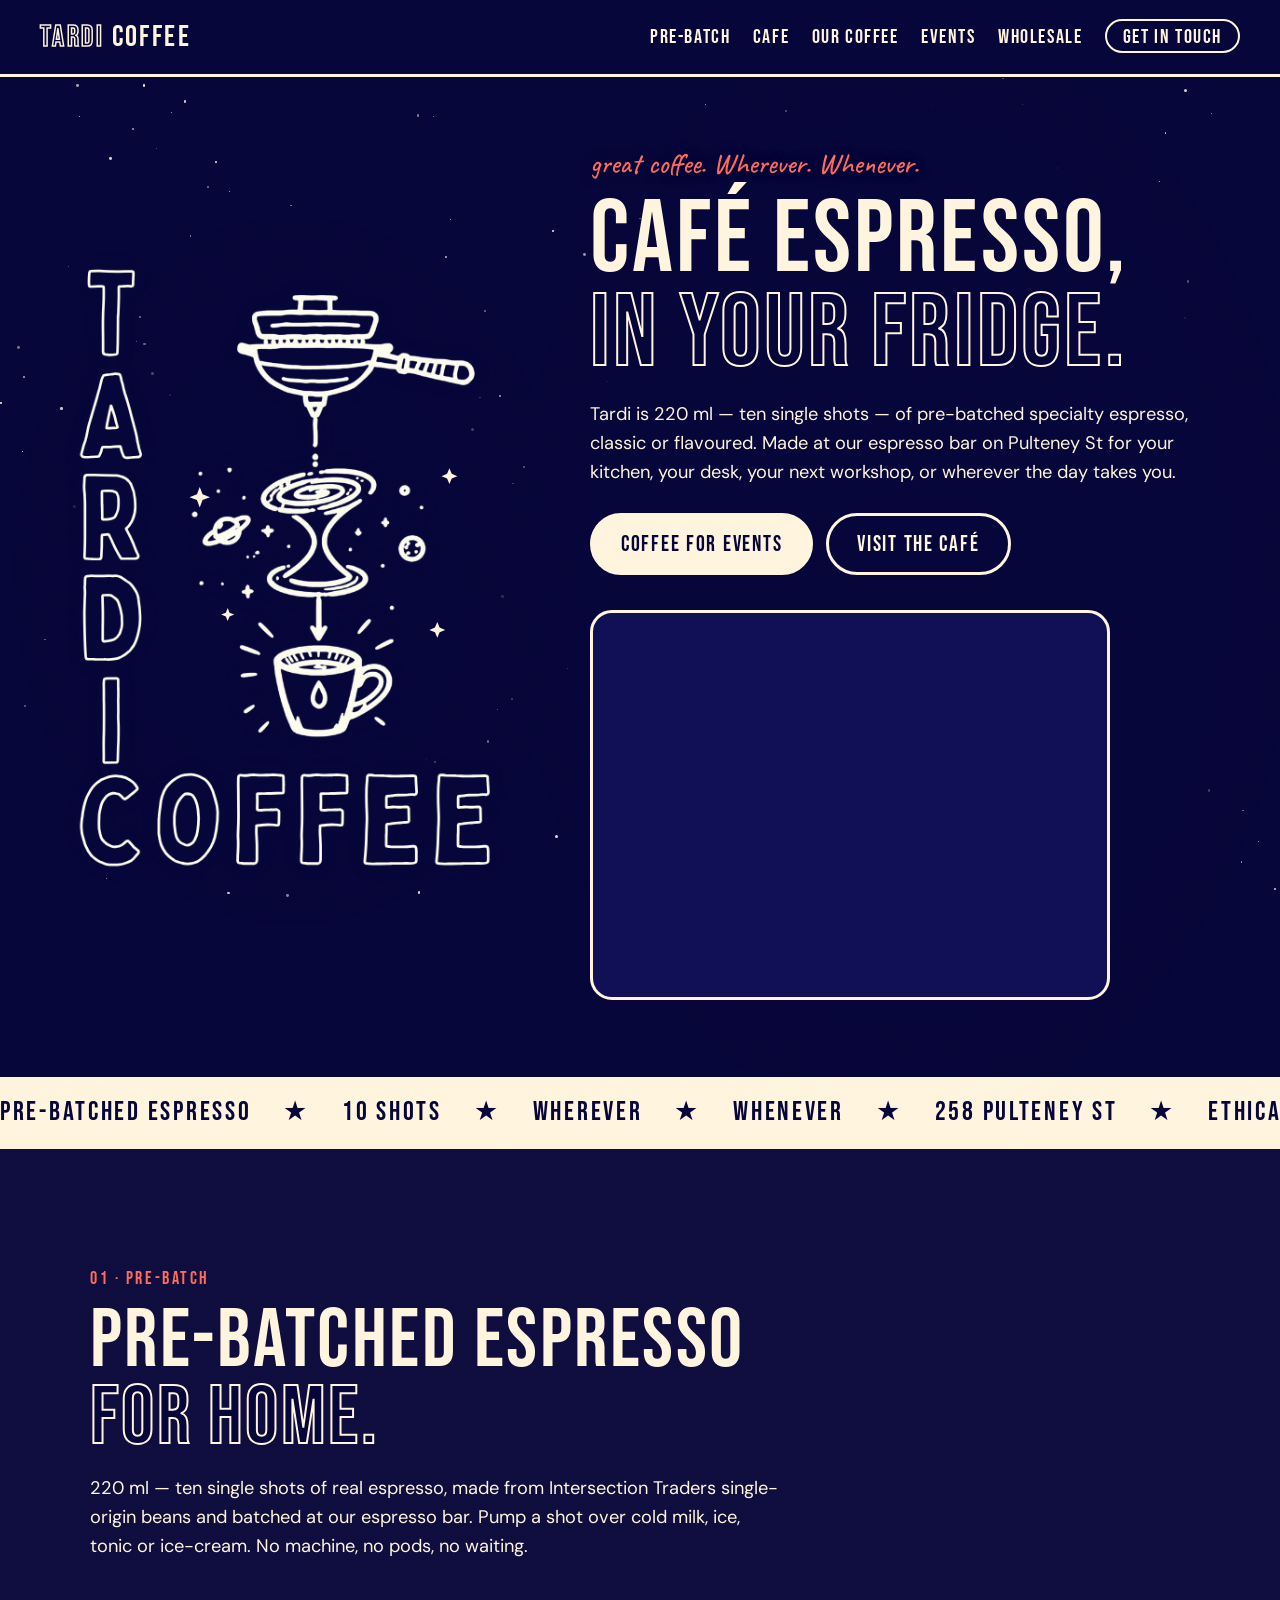
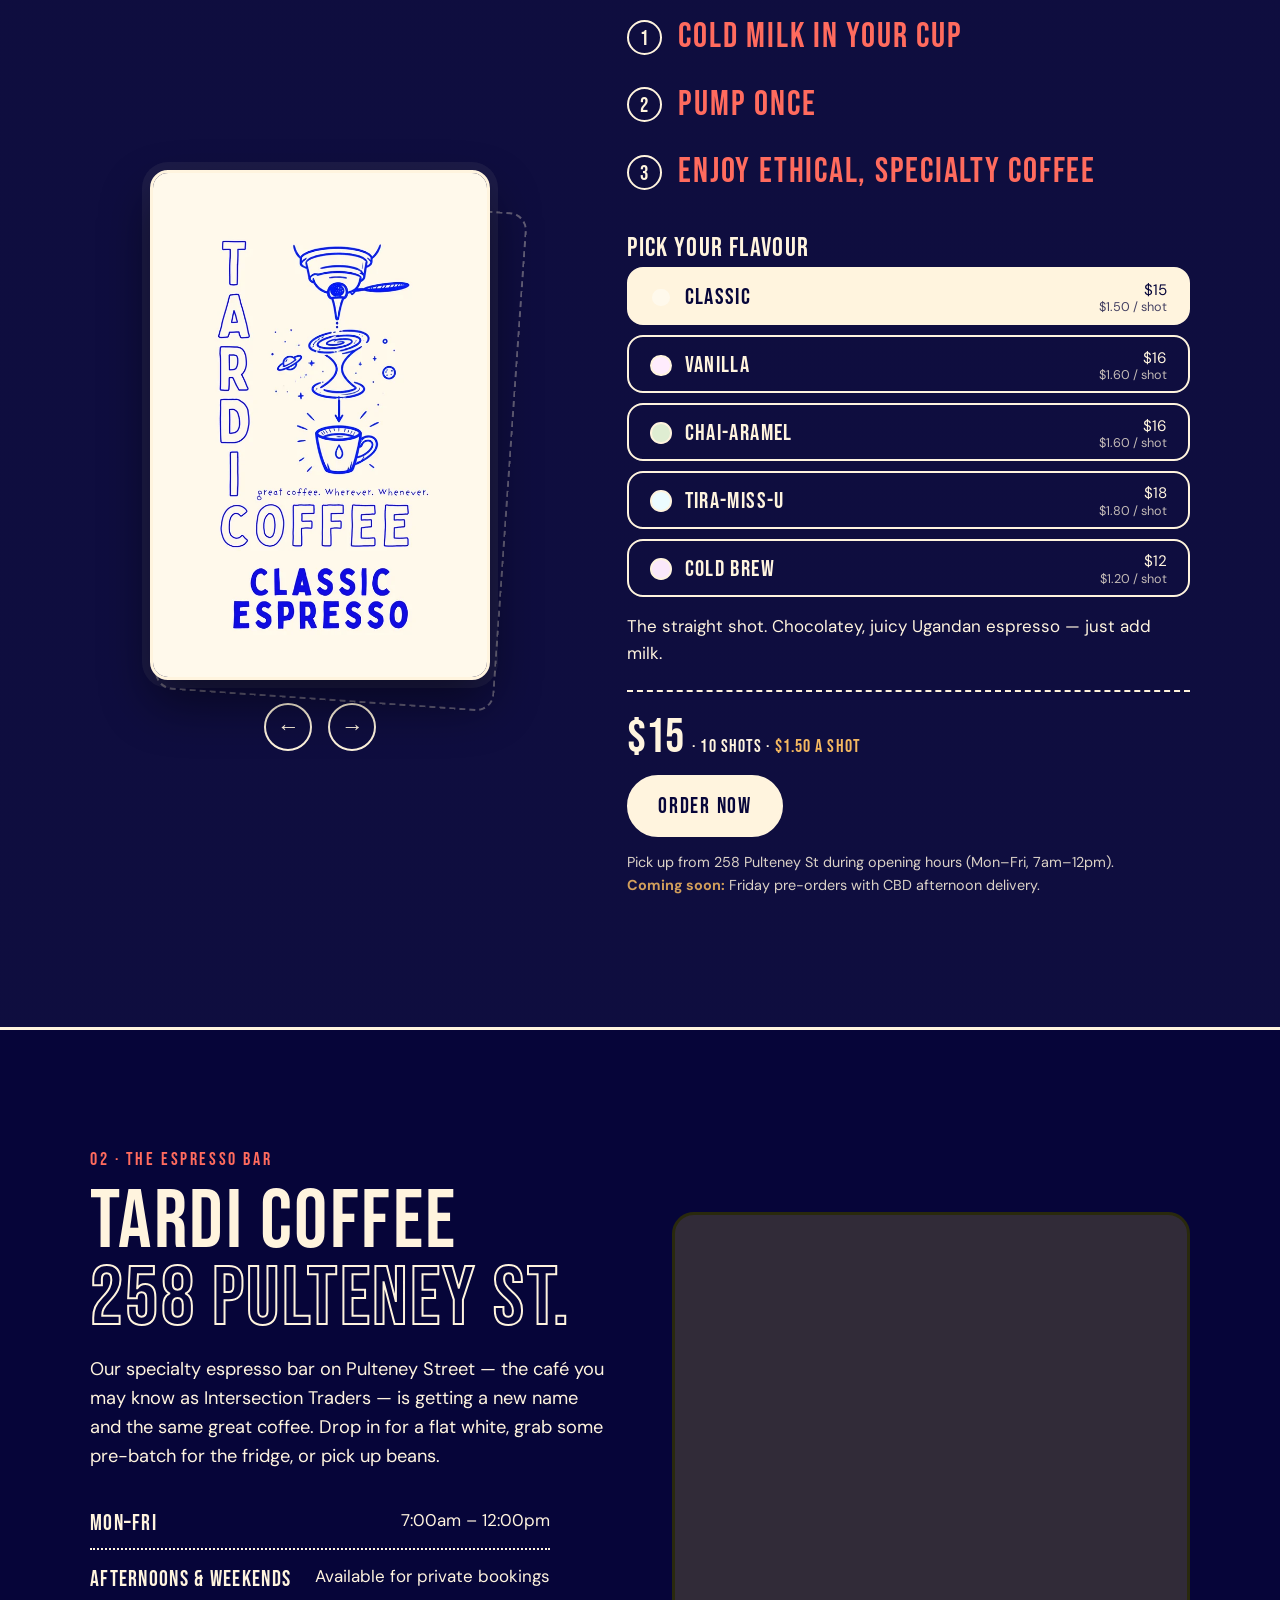
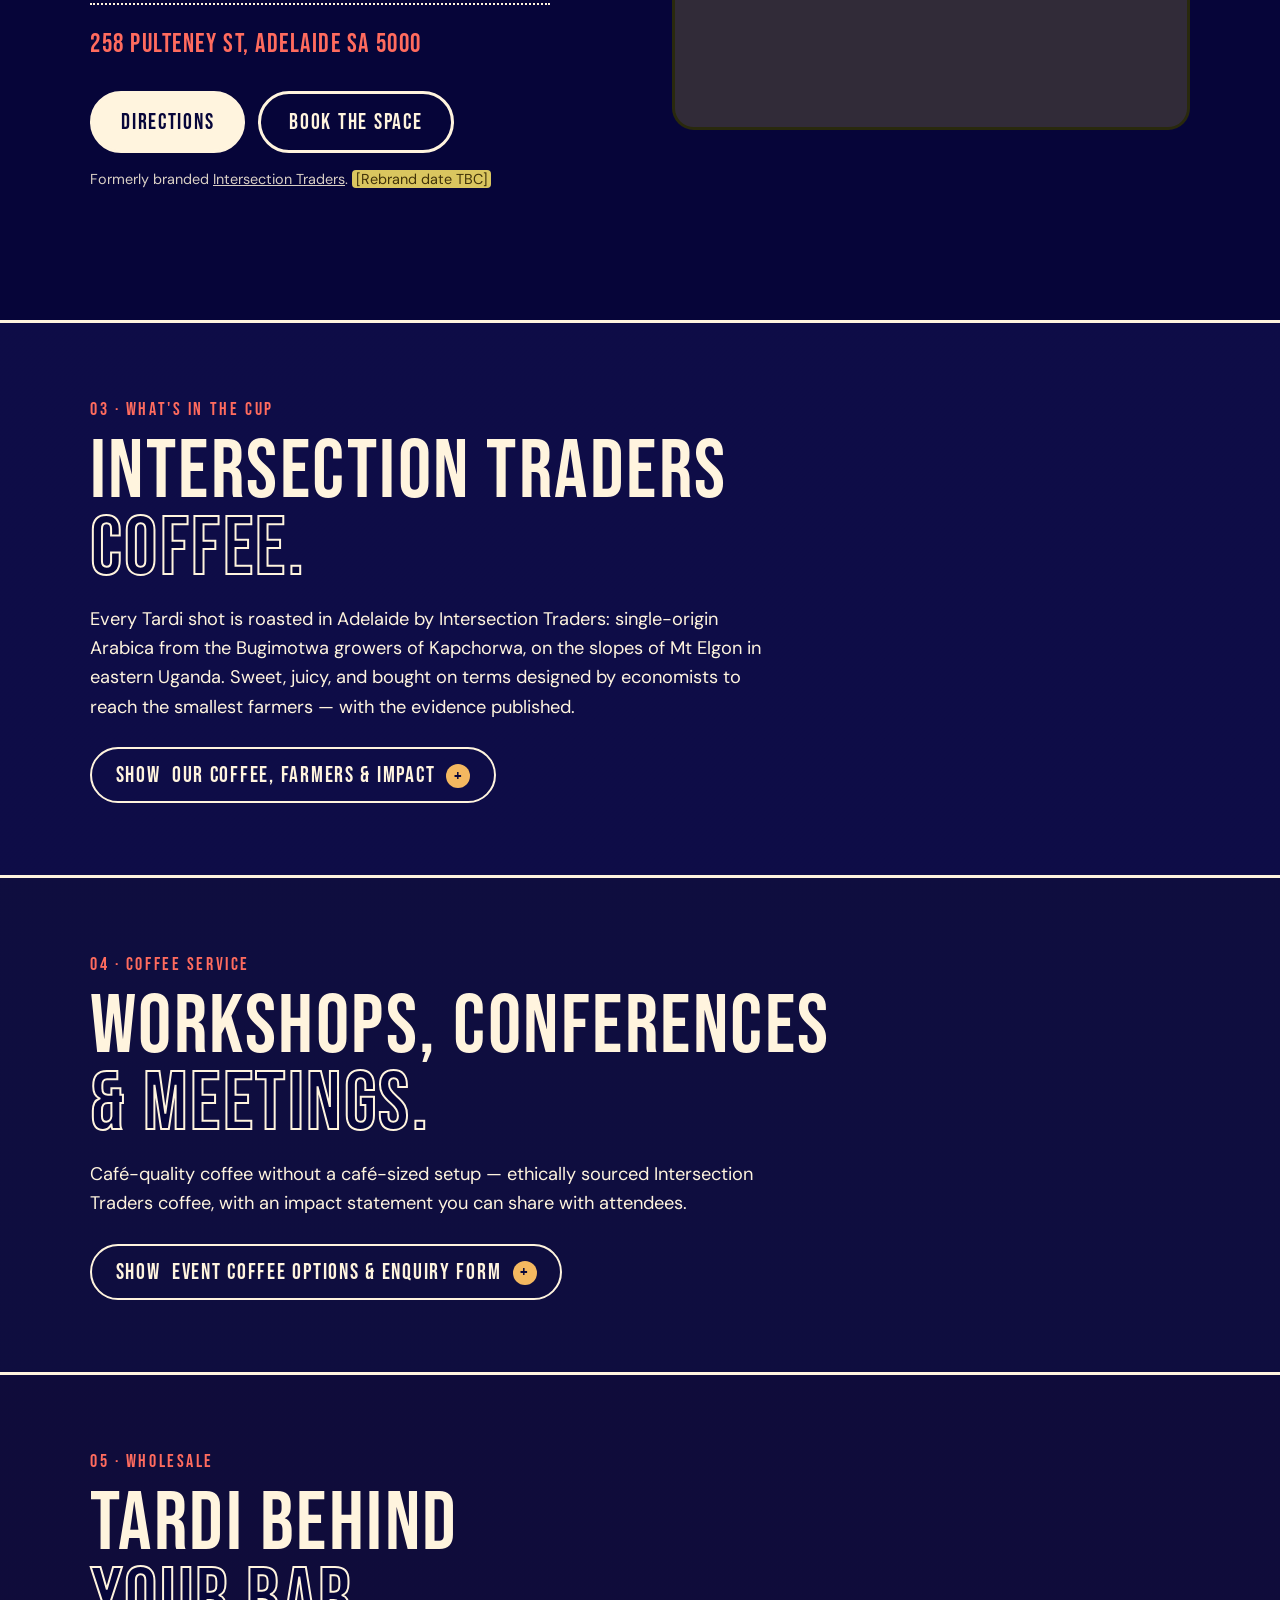
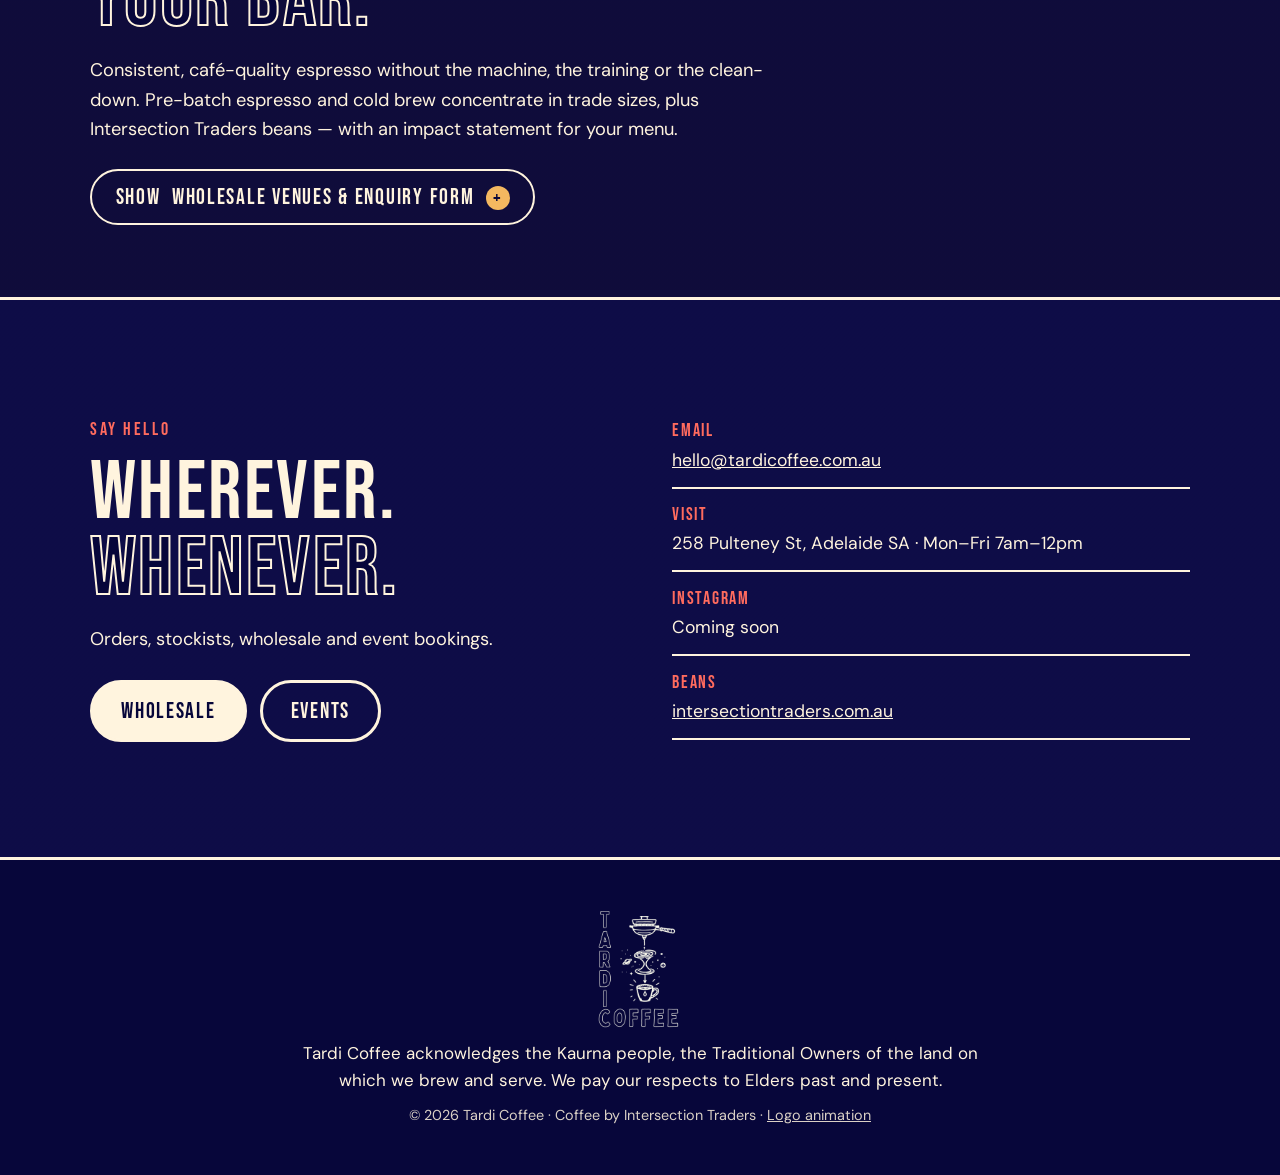
<file: index.html>
<!doctype html>
<html lang="en-AU">
<head>
<meta charset="utf-8">
<meta name="viewport" content="width=device-width,initial-scale=1">
<title>Tardi Coffee — great coffee. Wherever. Whenever.</title>
<meta name="description" content="Tardi Coffee: pre-batched specialty espresso for home, an espresso bar at 258 Pulteney St Adelaide, ethically sourced Intersection Traders coffee, and coffee service for workshops, conferences and meetings.">
<meta property="og:title" content="Tardi Coffee — great coffee. Wherever. Whenever.">
<meta property="og:description" content="Pre-batched specialty espresso, an Adelaide espresso bar, and event coffee service.">
<meta property="og:image" content="https://tardicoffee.com.au/assets/img/og.png">
<meta property="og:url" content="https://tardicoffee.com.au/">
<meta name="twitter:card" content="summary_large_image">
<meta name="theme-color" content="#07063a">
<link rel="icon" href="assets/img/favicon.png">
<link rel="apple-touch-icon" href="assets/img/apple-touch-icon.png">
<link rel="preload" href="assets/fonts/bebas-neue-latin-400-normal.woff2" as="font" type="font/woff2" crossorigin>
<link rel="stylesheet" href="assets/css/site.css">
<link rel="stylesheet" href="assets/css/anim.css">
</head>
<body>
<a class="skip" href="#main">Skip to content</a>
<div class="sky" aria-hidden="true">
  <div class="stars"></div>
  <span class="shoot" style="left:88%;top:6%;--d:9s;--o:-3s"></span>
  <span class="shoot" style="left:62%;top:30%;--d:18s;--o:-11s"></span>
  <span class="shoot" style="left:100%;top:52%;--d:27s;--o:-21s"></span>
  <div class="ufo"><svg viewBox="0 0 100 110">
    <polygon class="beam" points="38,42 62,42 86,110 14,110"/>
    <g fill="none" stroke="var(--ink)" stroke-width="3" stroke-linecap="round" stroke-linejoin="round">
      <path d="M33 31a17 15 0 0 1 34 0"/><ellipse cx="50" cy="35" rx="42" ry="10" fill="var(--bg)"/><path d="M40 45l-6 8M60 45l6 8"/>
    </g>
    <g class="lights"><circle cx="28" cy="36" r="3"/><circle cx="50" cy="39" r="3"/><circle cx="72" cy="36" r="3"/></g>
  </svg></div>
  <div class="rocket"><svg viewBox="0 0 40 90">
    <path class="flame" d="M14 54q6 20 6 28q0-8 6-28z"/>
    <g fill="var(--bg)" stroke="var(--ink)" stroke-width="3" stroke-linejoin="round"><path d="M10 42l-8 14 9-3M30 42l8 14-9-3"/><path d="M20 4c11 11 13 28 10 50H10C7 32 9 15 20 4z"/><circle cx="20" cy="26" r="5"/></g>
  </svg></div>
  <img class="drifter" src="assets/logo/cup-mini-space.png" alt="">
</div>


<header class="nav" id="top">
  <a class="brand" href="#top" aria-label="Tardi Coffee home"><span class="brand-o">TARDI</span> COFFEE</a>
  <nav aria-label="Main">
    <button class="menu-btn" aria-expanded="false" aria-controls="menu">Menu</button>
    <ul id="menu">
      <li><a href="#prebatch">Pre-batch</a></li>
      <li><a href="#cafe">Cafe</a></li>
      <li><a href="#coffee">Our coffee</a></li>
      <li><a href="#events">Events</a></li>
      <li><a href="#wholesale">Wholesale</a></li>
      <li><a class="pill" href="#contact">Get in touch</a></li>
    </ul>
  </nav>
</header>

<main id="main">

<!-- ================= HERO ================= -->
<section class="hero">
  <div class="hero-logo">
    <div class="tardi-anim" role="img" aria-label="Animated Tardi Coffee logo: espresso drips from a portafilter through a swirling wormhole and lands in a cup">
      <img class="l fill" src="assets/logo/fill.png" alt="">
      <img class="l space" src="assets/logo/space.png" alt="">
      <img class="l saturn" src="assets/logo/saturn.png" alt="">
      <img class="l moon" src="assets/logo/moon.png" alt="">
      <img class="l word" src="assets/logo/word.png" alt="">
      <img class="l porta" src="assets/logo/porta.png" alt="">
      <img class="l drip" src="assets/logo/drip.png" alt="">
      <img class="l worm" src="assets/logo/worm.png" alt="">
      <img class="l rays" src="assets/logo/rays.png" alt="">
      <img class="l cup" src="assets/logo/cup.png" alt="">
      <svg class="fx" viewBox="0 0 500 680" aria-hidden="true">
        <path class="ghost" d="M273.0 207.0 L274.0 222.0 L277.0 230.4 L284.6 230.8 L291.9 231.5 L298.9 232.5 L305.4 233.9 L311.4 235.5 L316.7 237.4 L321.2 239.5 L325.0 241.8 L328.0 244.3 L330.0 246.8 L331.2 249.4 L331.5 252.0 L330.8 254.6 L329.4 257.1 L327.0 259.6 L324.0 261.9 L320.2 264.0 L315.7 265.9 L310.7 267.6 L305.3 269.0 L299.5 270.2 L293.4 271.1 L287.2 271.7 L280.9 272.0 L274.6 272.1 L268.5 271.8 L262.7 271.3 L257.2 270.6 L252.1 269.6 L247.5 268.4 L243.5 267.0 L240.1 265.5 L237.3 263.8 L235.3 262.1 L234.0 260.3 L233.4 258.5 L233.5 256.6 L234.3 254.9 L235.8 253.2 L238.0 251.6 L240.7 250.2 L244.0 248.9 L247.8 247.8 L251.9 246.9 L256.4 246.2 L261.1 245.7 L266.0 245.5 L270.9 245.5 L275.9 245.7 L280.7 246.2 L285.4 246.8 L289.9 247.7 L294.0 248.8 L297.8 250.1 L301.2 251.5 L304.0 253.0 L306.4 254.7 L308.3 256.4 L309.6 258.2 L310.3 260.0 L310.5 261.9 L310.1 263.7 L309.2 265.4 L307.8 267.1 L305.9 268.7 L303.6 270.2 L300.9 271.6 L297.9 272.8 L294.6 273.9 L291.1 274.8 L287.5 275.6 L283.8 276.2 L280.1 276.6 L276.4 276.8 L272.9 276.9 L269.5 276.8 L266.3 276.6 L263.4 276.2 L260.8 275.7 L258.5 275.2 L256.6 274.5 L255.1 273.8 L254.0 273.0 L253.3 272.2 L253.0 271.5 L253.1 270.7 L253.6 269.9 L254.5 269.3 L255.7 268.6 L257.2 268.1 L259.0 267.7 L261.0 267.3 L263.3 267.1 L265.7 267.0 L268.2 267.0 L270.7 267.1 L273.3 267.4 L275.8 267.8 L278.3 268.3 L280.7 268.9 L282.9 269.6 L285.0 270.4 L286.8 271.3 L288.4 272.3 L289.8 273.3 L290.9 274.4 L291.7 275.5 L292.2 276.6 L292.5 277.8 L292.5 278.9 L292.2 280.0 L291.7 281.1 L291.0 282.1 L290.1 283.1 L289.0 284.1 L287.7 284.9 L286.3 285.7 L284.9 286.5 L283.3 287.1 L281.7 287.7 L280.2 288.2 L278.6 288.6 L277.1 289.0 L275.7 289.3 L274.4 289.5 L273.1 289.7 L272.0 289.8 L271.1 289.9 L270.3 290.0 L269.7 290.0 L269.2 290.1 L268.9 290.1 L268.8 290.1 L268.8 290.2 L268.9 290.2 L269.2 290.3 L269.6 290.4 L270.1 290.6 L270.7 290.8 L271.3 291.0 L272.0 291.3 L272.8 291.6 L273.6 292.0 L274.3 292.4 L275.1 292.8 L275.8 293.3 L276.5 293.8 L277.2 294.4 L277.8 294.9 L278.3 295.5 L278.8 296.1 L279.2 296.8 L279.5 297.4 L279.7 298.1 L279.9 298.7 L280.0 299.4 L280.1 300.1 L280.1 300.7 L280.1 301.4 L280.0 302.0 L278.0 312.0"/>
        <path class="stream" pathLength="1000" d="M273.0 207.0 L274.0 222.0 L277.0 230.4 L284.6 230.8 L291.9 231.5 L298.9 232.5 L305.4 233.9 L311.4 235.5 L316.7 237.4 L321.2 239.5 L325.0 241.8 L328.0 244.3 L330.0 246.8 L331.2 249.4 L331.5 252.0 L330.8 254.6 L329.4 257.1 L327.0 259.6 L324.0 261.9 L320.2 264.0 L315.7 265.9 L310.7 267.6 L305.3 269.0 L299.5 270.2 L293.4 271.1 L287.2 271.7 L280.9 272.0 L274.6 272.1 L268.5 271.8 L262.7 271.3 L257.2 270.6 L252.1 269.6 L247.5 268.4 L243.5 267.0 L240.1 265.5 L237.3 263.8 L235.3 262.1 L234.0 260.3 L233.4 258.5 L233.5 256.6 L234.3 254.9 L235.8 253.2 L238.0 251.6 L240.7 250.2 L244.0 248.9 L247.8 247.8 L251.9 246.9 L256.4 246.2 L261.1 245.7 L266.0 245.5 L270.9 245.5 L275.9 245.7 L280.7 246.2 L285.4 246.8 L289.9 247.7 L294.0 248.8 L297.8 250.1 L301.2 251.5 L304.0 253.0 L306.4 254.7 L308.3 256.4 L309.6 258.2 L310.3 260.0 L310.5 261.9 L310.1 263.7 L309.2 265.4 L307.8 267.1 L305.9 268.7 L303.6 270.2 L300.9 271.6 L297.9 272.8 L294.6 273.9 L291.1 274.8 L287.5 275.6 L283.8 276.2 L280.1 276.6 L276.4 276.8 L272.9 276.9 L269.5 276.8 L266.3 276.6 L263.4 276.2 L260.8 275.7 L258.5 275.2 L256.6 274.5 L255.1 273.8 L254.0 273.0 L253.3 272.2 L253.0 271.5 L253.1 270.7 L253.6 269.9 L254.5 269.3 L255.7 268.6 L257.2 268.1 L259.0 267.7 L261.0 267.3 L263.3 267.1 L265.7 267.0 L268.2 267.0 L270.7 267.1 L273.3 267.4 L275.8 267.8 L278.3 268.3 L280.7 268.9 L282.9 269.6 L285.0 270.4 L286.8 271.3 L288.4 272.3 L289.8 273.3 L290.9 274.4 L291.7 275.5 L292.2 276.6 L292.5 277.8 L292.5 278.9 L292.2 280.0 L291.7 281.1 L291.0 282.1 L290.1 283.1 L289.0 284.1 L287.7 284.9 L286.3 285.7 L284.9 286.5 L283.3 287.1 L281.7 287.7 L280.2 288.2 L278.6 288.6 L277.1 289.0 L275.7 289.3 L274.4 289.5 L273.1 289.7 L272.0 289.8 L271.1 289.9 L270.3 290.0 L269.7 290.0 L269.2 290.1 L268.9 290.1 L268.8 290.1 L268.8 290.2 L268.9 290.2 L269.2 290.3 L269.6 290.4 L270.1 290.6 L270.7 290.8 L271.3 291.0 L272.0 291.3 L272.8 291.6 L273.6 292.0 L274.3 292.4 L275.1 292.8 L275.8 293.3 L276.5 293.8 L277.2 294.4 L277.8 294.9 L278.3 295.5 L278.8 296.1 L279.2 296.8 L279.5 297.4 L279.7 298.1 L279.9 298.7 L280.0 299.4 L280.1 300.1 L280.1 300.7 L280.1 301.4 L280.0 302.0 L278.0 312.0"/>
        <path class="stream s2" pathLength="1000" d="M273.0 207.0 L274.0 222.0 L277.0 230.4 L284.6 230.8 L291.9 231.5 L298.9 232.5 L305.4 233.9 L311.4 235.5 L316.7 237.4 L321.2 239.5 L325.0 241.8 L328.0 244.3 L330.0 246.8 L331.2 249.4 L331.5 252.0 L330.8 254.6 L329.4 257.1 L327.0 259.6 L324.0 261.9 L320.2 264.0 L315.7 265.9 L310.7 267.6 L305.3 269.0 L299.5 270.2 L293.4 271.1 L287.2 271.7 L280.9 272.0 L274.6 272.1 L268.5 271.8 L262.7 271.3 L257.2 270.6 L252.1 269.6 L247.5 268.4 L243.5 267.0 L240.1 265.5 L237.3 263.8 L235.3 262.1 L234.0 260.3 L233.4 258.5 L233.5 256.6 L234.3 254.9 L235.8 253.2 L238.0 251.6 L240.7 250.2 L244.0 248.9 L247.8 247.8 L251.9 246.9 L256.4 246.2 L261.1 245.7 L266.0 245.5 L270.9 245.5 L275.9 245.7 L280.7 246.2 L285.4 246.8 L289.9 247.7 L294.0 248.8 L297.8 250.1 L301.2 251.5 L304.0 253.0 L306.4 254.7 L308.3 256.4 L309.6 258.2 L310.3 260.0 L310.5 261.9 L310.1 263.7 L309.2 265.4 L307.8 267.1 L305.9 268.7 L303.6 270.2 L300.9 271.6 L297.9 272.8 L294.6 273.9 L291.1 274.8 L287.5 275.6 L283.8 276.2 L280.1 276.6 L276.4 276.8 L272.9 276.9 L269.5 276.8 L266.3 276.6 L263.4 276.2 L260.8 275.7 L258.5 275.2 L256.6 274.5 L255.1 273.8 L254.0 273.0 L253.3 272.2 L253.0 271.5 L253.1 270.7 L253.6 269.9 L254.5 269.3 L255.7 268.6 L257.2 268.1 L259.0 267.7 L261.0 267.3 L263.3 267.1 L265.7 267.0 L268.2 267.0 L270.7 267.1 L273.3 267.4 L275.8 267.8 L278.3 268.3 L280.7 268.9 L282.9 269.6 L285.0 270.4 L286.8 271.3 L288.4 272.3 L289.8 273.3 L290.9 274.4 L291.7 275.5 L292.2 276.6 L292.5 277.8 L292.5 278.9 L292.2 280.0 L291.7 281.1 L291.0 282.1 L290.1 283.1 L289.0 284.1 L287.7 284.9 L286.3 285.7 L284.9 286.5 L283.3 287.1 L281.7 287.7 L280.2 288.2 L278.6 288.6 L277.1 289.0 L275.7 289.3 L274.4 289.5 L273.1 289.7 L272.0 289.8 L271.1 289.9 L270.3 290.0 L269.7 290.0 L269.2 290.1 L268.9 290.1 L268.8 290.1 L268.8 290.2 L268.9 290.2 L269.2 290.3 L269.6 290.4 L270.1 290.6 L270.7 290.8 L271.3 291.0 L272.0 291.3 L272.8 291.6 L273.6 292.0 L274.3 292.4 L275.1 292.8 L275.8 293.3 L276.5 293.8 L277.2 294.4 L277.8 294.9 L278.3 295.5 L278.8 296.1 L279.2 296.8 L279.5 297.4 L279.7 298.1 L279.9 298.7 L280.0 299.4 L280.1 300.1 L280.1 300.7 L280.1 301.4 L280.0 302.0 L278.0 312.0"/>
        <path class="drips" d="M278 318L277 430"/>
        <g class="steam"><path d="M252 425c-8-10 8-16 0-28s6-16 2-22"/><path d="M318 425c-8-10 8-16 0-28s6-16 2-22"/></g>
        <path class="spark" style="animation-delay:-.4s" d="M150 250l3 8 8 3-8 3-3 8-3-8-8-3 8-3z"/>
        <path class="spark" style="animation-delay:-1.3s" d="M418 230l2.5 6 6 2.5-6 2.5-2.5 6-2.5-6-6-2.5 6-2.5z"/>
        <path class="spark" style="animation-delay:-2s" d="M405 395l2.5 6 6 2.5-6 2.5-2.5 6-2.5-6-6-2.5 6-2.5z"/>
        <path class="spark" style="animation-delay:-.9s" d="M180 380l2 5 5 2-5 2-2 5-2-5-5-2 5-2z"/>
      </svg>
    </div>
  </div>

  <div class="hero-copy">
    <p class="hand">great coffee. Wherever. Whenever.</p>
    <h1>Café espresso,<br><span class="outline">in your fridge.</span></h1>
    <p class="lede">Tardi is 220&nbsp;ml — ten single shots — of pre-batched specialty espresso, classic or flavoured. Made at our espresso bar on Pulteney&nbsp;St for your kitchen, your desk, your next workshop, or wherever the day takes you.</p>
    <div class="cta-row">
      <a class="btn" href="#events">Coffee for events</a>
      <a class="btn ghost" href="#cafe">Visit the café</a>
    </div>

    <div class="postcard" aria-label="Tardi coffee, anywhere and anytime">
      <svg class="defs" width="0" height="0" aria-hidden="true"><filter id="hand" x="-5%" y="-5%" width="110%" height="110%"><feTurbulence type="fractalNoise" baseFrequency="0.035" numOctaves="2" seed="7" result="n"/><feDisplacementMap in="SourceGraphic" in2="n" scale="3.2" xChannelSelector="R" yChannelSelector="G"/></filter></svg>
      <!-- 1. summit / camping -->
      <div class="scene" style="--k:0;--cx:75%;--cy:56%">
        <svg viewBox="0 0 400 300" aria-hidden="true">
          <circle class="sf" cx="250" cy="120" r="20"/><path class="sk" d="M250 88v-10M222 100l-8-6M278 100l8-6M214 124h-10M286 124h10"/>
          <path class="sf" d="M-10 226V212L80 110l40 42 70-94 60 72 40-34 120 116v14z"/>
          <path class="sk" d="M176 77l14-19 14 17-7-3-7 7-7-6z"/><path class="sk" d="M190 58V34l17 6-17 7"/>
          <path class="sk" d="M0 222h400"/>
          <path class="sf" d="M26 222l44-62 44 62z"/><path class="sk" d="M58 222l12-24 12 24"/>
          <path class="sk" d="M144 222l28-9M144 213l28 9"/><path class="fl" d="M158 211c-9-8-3-16 1-26 6 9 12 17-1 26z"/>
          <path class="sf" d="M258 222c4-20 68-24 80 0z"/>
        </svg>
        <img class="mini" src="assets/logo/cup-mini-space.png" alt="">
        <p class="cap"><b>05:50</b><span>Summit · Camp espresso</span></p>
      </div>
      <!-- 2. kitchen -->
      <div class="scene" style="--k:1;--cx:22%;--cy:54%">
        <svg viewBox="0 0 400 300" aria-hidden="true">
          <rect class="sf" x="214" y="38" width="150" height="112" rx="6"/>
          <circle class="sf" cx="250" cy="72" r="13"/><path class="sk" d="M250 52v-6M230 72h-6M270 72h6M236 58l-4-4M264 58l4-4"/>
          <path class="sk" d="M289 38v112M214 96h150"/>
          <path class="sf" d="M150 200v-28c0-16 42-16 42 0v28z"/><path class="sk" d="M150 176c-13 0-13 17 0 17M192 184l13-11M171 156v-6"/>
          <path class="sf" d="M325 166c-4-18-20-22-22-40 14 2 22 14 22 40zM325 166c2-22 16-30 30-30-2 16-16 22-30 30z"/>
          <path class="sf" d="M305 200l6-34h28l6 34z"/>
          <path class="sk" d="M0 200h400M120 204v46M260 204v46"/>
        </svg>
        <img class="mini" src="assets/logo/cup-mini-space.png" alt="">
        <p class="cap"><b>06:45</b><span>Kitchen bench · Flat white</span></p>
      </div>
      <!-- 3. mum on the go -->
      <div class="scene" style="--k:2;--cx:75%;--cy:32%;--w:17%">
        <svg viewBox="0 0 400 300" aria-hidden="true">
          <path class="sk" d="M40 228V130"/><ellipse class="sf" cx="40" cy="104" rx="28" ry="36"/><path class="sk" d="M40 92v26M40 106l10-8"/>
          <path class="sk" d="M0 228h400"/>
          <g transform="translate(-40,0)"><path class="sk" d="M238 126l20-68h24"/>
          <path class="sf" d="M108 126h132a60 60 0 0 1-60 60h-32a40 40 0 0 1-40-60z"/>
          <path class="sf" d="M108 126a66 66 0 0 1 72-62v62z"/><path class="sk" d="M128 126a46 46 0 0 1 30-44M150 126a26 26 0 0 1 16-24"/>
          <path class="sk" d="M148 186l-8 10M200 186l8 10"/>
          <circle class="sf" cx="136" cy="206" r="17"/><circle class="sf" cx="214" cy="206" r="17"/><circle class="fill" cx="136" cy="206" r="3"/><circle class="fill" cx="214" cy="206" r="3"/></g>
          <path class="sk" d="M352 140l-20 88M352 140l22 88M352 72v68M352 94l-108-34M352 94l-50 4"/>
          <path class="sf" d="M338 222l-12 6h14zM370 222l12 6h-14z"/>
          <path class="sk" d="M340 52c-12 4-14 16-6 24"/><circle class="sf" cx="352" cy="58" r="14"/>
        </svg>
        <svg class="mini drink" viewBox="0 0 100 130" aria-hidden="true">
          <path class="sf" d="M28 30h44l-6 92H34z"/><path class="cr" d="M30 58h40l-2 28H32z"/><path class="sk" d="M30 58h40M32 86h36"/>
          <path class="sf" d="M24 18h52v12H24z"/><path class="sf" d="M34 18l4-10h24l4 10z"/>
        </svg>
        <p class="cap"><b>08:40</b><span>School run · Keep-cup latte</span></p>
      </div>
      <!-- 4. office -->
      <div class="scene" style="--k:3;--cx:63%;--cy:54%">
        <svg viewBox="0 0 400 300" aria-hidden="true">
          <rect class="sf" x="250" y="40" width="34" height="34" transform="rotate(-6 267 57)"/><path class="sk" d="M256 52h18M256 62h12"/>
          <rect class="sf" x="58" y="102" width="124" height="88" rx="7"/><path class="sk" d="M80 130h64M80 148h44M80 166h54"/>
          <path class="sf" d="M44 190h152l12 10H32z"/>
          <path class="sk" d="M356 192l-22-70 38-30"/><path class="sf" d="M372 86l24 10-12 22z"/><path class="sf" d="M340 200v-8h32v8z"/>
          <path class="sk" d="M0 200h400M40 204v56M360 204v56"/>
        </svg>
        <img class="mini" src="assets/logo/cup-mini-space.png" alt="">
        <p class="cap"><b>10:30</b><span>Your desk · Long black</span></p>
      </div>
      <!-- 5. beach / iced latte -->
      <div class="scene" style="--k:4;--cx:20%;--cy:52%;--w:20%">
        <svg viewBox="0 0 400 300" aria-hidden="true">
          <circle class="sf" cx="340" cy="56" r="22"/><path class="sk" d="M340 20v-10M340 102v-8M304 56h-10M386 56h-8M314 30l-7-7M366 30l7-7M314 82l-7 7M366 82l7 7"/>
          <path class="sk" d="M0 150h400M20 168c20-8 40 8 60 0s40 8 60 0M210 172c20-8 40 8 60 0s40 8 60 0"/>
          <path class="sk" d="M250 112l-28 112"/>
          <path class="sf" d="M170 112a80 52 0 0 1 160 0z"/><path class="sk" d="M196 112c10-26 26-42 54-52 28 10 44 26 54 52M232 112c4-26 10-42 18-52 8 10 14 26 18 52M250 60v-8"/>
          <path class="sf" d="M262 222l70-16 46 10-70 16z"/><path class="sk" d="M282 218l70-16"/>
          <path class="sk" d="M0 222h400"/>
        </svg>
        <svg class="mini drink" viewBox="0 0 100 130" aria-hidden="true">
          <path class="sk" d="M64 2l-9 50"/>
          <path class="sf" d="M24 20h52l-8 104H32z"/><path class="cr" d="M28 38h44l-2 26H30z"/><path class="sk" d="M28 38c10 6 22-6 44 0"/>
          <rect class="sf" x="34" y="68" width="14" height="14" rx="3" transform="rotate(-12 41 75)"/><rect class="sf" x="52" y="76" width="14" height="14" rx="3" transform="rotate(10 59 83)"/><rect class="sf" x="40" y="94" width="14" height="14" rx="3"/>
        </svg>
        <p class="cap"><b>13:00</b><span>Henley Beach · Iced latte</span></p>
      </div>
      <!-- 6. workshop -->
      <div class="scene" style="--k:5;--cx:81%;--cy:51%">
        <svg viewBox="0 0 400 300" aria-hidden="true">
          <path class="sk" d="M92 140l-20 50M160 140l20 50M126 140v44"/>
          <rect class="sf" x="40" y="30" width="172" height="112" rx="5"/><path class="sk" d="M66 122v-30M96 122v-48M126 122v-20M156 122v-66M186 122v-40M58 122h140"/>
          <path class="sf" d="M46 222c0-22 48-22 48 0z"/><circle class="sf" cx="70" cy="184" r="13"/>
          <path class="sf" d="M116 222c0-22 48-22 48 0z"/><circle class="sf" cx="140" cy="184" r="13"/>
          <path class="sf" d="M186 222c0-22 48-22 48 0z"/><circle class="sf" cx="210" cy="184" r="13"/>
          <path class="sk" d="M280 196v34M384 196v34"/><rect class="sf" x="264" y="190" width="132" height="8" rx="3"/>
          <path class="sk" d="M0 228h400"/>
        </svg>
        <img class="mini" src="assets/logo/cup-mini-space.png" alt="">
        <p class="cap"><b>15:15</b><span>Workshop break · Batch brew</span></p>
      </div>
      <!-- 7. chef's table / affogato -->
      <div class="scene" style="--k:6;--cx:50%;--cy:47%;--w:30%">
        <svg viewBox="0 0 400 300" aria-hidden="true">
          <path class="sk" d="M200 0v24M200 24c-30 0-52 12-52 26M200 24c30 0 52 12 52 26M200 24v26M174 28l-8 22M226 28l8 22"/>
          <path class="fl" d="M148 50c-4 6 0 10 0 10 0 0 4-4 0-10zM252 50c-4 6 0 10 0 10 0 0 4-4 0-10zM200 50c-4 6 0 10 0 10 0 0 4-4 0-10zM166 50c-4 6 0 10 0 10 0 0 4-4 0-10zM234 50c-4 6 0 10 0 10 0 0 4-4 0-10z"/>
          <path class="sf" d="M20 205h360l18 40H2z"/><path class="sk" d="M60 210c10 14 20 22 30 35M340 210c-10 14-20 22-30 35"/>
          <rect class="sf" x="64" y="148" width="12" height="57" rx="3"/><path class="fl" d="M70 146c-8-8-2-16 0-24 3 8 9 16 0 24z"/>
          <rect class="sf" x="324" y="148" width="12" height="57" rx="3"/><path class="fl" d="M330 146c-8-8-2-16 0-24 3 8 9 16 0 24z"/>
          <ellipse class="sf" cx="128" cy="204" rx="26" ry="6"/><ellipse class="sf" cx="272" cy="204" rx="26" ry="6"/>
        </svg>
        <svg class="mini drink" viewBox="0 0 100 130" aria-hidden="true">
          <path class="sk" d="M8 124h84"/>
          <path class="sf" d="M34 118c0-6 32-6 32 0z"/><path class="sk" d="M50 106v12"/>
          <path class="sf" d="M22 78h56c-2 20-14 30-28 30s-26-10-28-30z"/>
          <circle class="sf" cx="50" cy="64" r="18"/><path class="sk" d="M38 58c4-6 10-8 16-6"/>
          <path class="cr" d="M24 80h52c-3 12-12 20-26 20s-23-8-26-20z"/>
          <path class="pour" d="M66 26c-6 12-10 18-12 28"/>
          <path class="sf" d="M64 22l8-14c8 0 14 6 12 12l-12 8z"/>
          <path class="sk" d="M80 112l12-20"/>
        </svg>
        <p class="cap"><b>20:15</b><span>Chef's table · Affogato</span></p>
      </div>
      <!-- 8. laneway bar / espresso martini -->
      <div class="scene" style="--k:7;--cx:28%;--cy:52%;--w:27%">
        <svg viewBox="0 0 400 300" aria-hidden="true">
          <path class="sk" d="M206 62h176M206 122h176"/>
          <path class="sf" d="M216 62V36h10v26zM240 62V22h8l3 8v32zM268 62V34c0-7 13-7 13 0v28zM300 62V26h10v36zM330 62V40h14v22zM356 62V30h9v32z"/>
          <path class="sf" d="M216 122V98h12v24zM246 122V88h8v34zM272 122V96c0-7 13-7 13 0v26zM306 122V94h14v28zM340 122V84h8v38z"/>
          <rect class="sf" x="28" y="38" width="136" height="58" rx="29"/>
          <text x="96" y="76" text-anchor="middle" class="neon">open late</text>
          <path class="sf" d="M300 205v-38h40v38z"/><path class="sf" d="M306 167l14-16 14 16z"/>
          <rect class="sf" x="-4" y="205" width="408" height="30"/>
        </svg>
        <svg class="mini drink" viewBox="0 0 100 130" aria-hidden="true">
          <path class="sf" d="M30 114c0-7 40-7 40 0z"/><path class="sk" d="M50 66v44"/>
          <path class="sf" d="M8 26h84c-6 26-24 40-42 40S14 52 8 26z"/>
          <path class="cr" d="M13 31h74c-7 13-21 20-37 20S20 44 13 31z"/>
          <ellipse class="bean" cx="38" cy="36" rx="5" ry="3.4"/><ellipse class="bean" cx="50" cy="34" rx="5" ry="3.4"/><ellipse class="bean" cx="62" cy="36" rx="5" ry="3.4"/>
        </svg>
        <p class="cap"><b>22:30</b><span>Laneway bar · Espresso martini</span></p>
      </div>
      <!-- 9. orbit -->
      <div class="scene orbit" style="--k:8;--cx:50%;--cy:38%">
        <svg viewBox="0 0 400 300" aria-hidden="true">
          <circle class="fill" cx="40" cy="40" r="2.5"/><circle class="fill" cx="120" cy="80" r="2"/><circle class="fill" cx="350" cy="44" r="2.5"/><circle class="fill" cx="300" cy="150" r="2"/><circle class="fill" cx="70" cy="150" r="2"/><circle class="fill" cx="240" cy="26" r="2"/>
          <path class="fill" d="M90 100l2 5 5 2-5 2-2 5-2-5-5-2 5-2zM360 120l3 7 7 3-7 3-3 7-3-7-7-3 7-3z"/>
          <path class="sf" d="M-40 310C60 160 340 160 440 310z"/><path class="sk" d="M70 232c24-8 50-10 70-2 10 6-6 14 10 18M240 222c30-4 54 2 70 12"/>
          <g transform="rotate(-25 318 98)"><path class="sk" d="M306 98h-30M330 98h30"/><rect class="sf" x="306" y="84" width="24" height="28" rx="4"/><rect class="sf" x="256" y="90" width="20" height="16"/><rect class="sf" x="360" y="90" width="20" height="16"/><path class="sk" d="M318 84v-10"/></g>
        </svg>
        <img class="mini" src="assets/logo/cup-mini-space.png" alt="">
        <p class="cap"><b>23:59</b><span>Low Earth orbit · Espresso</span></p>
      </div>
    </div>
  </div>
</section>

<div class="marquee" aria-hidden="true"><div>
  <span>Pre-batched espresso</span><span>★</span><span>10 shots</span><span>★</span><span>Wherever</span><span>★</span><span>Whenever</span><span>★</span><span>258 Pulteney St</span><span>★</span><span>Ethical specialty coffee</span><span>★</span>
  <span>Pre-batched espresso</span><span>★</span><span>10 shots</span><span>★</span><span>Wherever</span><span>★</span><span>Whenever</span><span>★</span><span>258 Pulteney St</span><span>★</span><span>Ethical specialty coffee</span><span>★</span>
</div></div>

<!-- ================= 1. PRODUCT ================= -->
<section id="prebatch" class="section product">
  <div class="wrap">
    <header class="sec-head">
      <p class="kicker">01 · Pre-batch</p>
      <h2>Pre-batched espresso<br><span class="outline">for home.</span></h2>
      <p class="lede">220&nbsp;ml — ten single shots of real espresso, made from Intersection Traders single-origin beans and batched at our espresso bar. Pump a shot over cold milk, ice, tonic or ice-cream. No machine, no pods, no waiting.</p>
    </header>

    <div class="product-grid">
      <div class="label-col">
        <div class="label-stage" aria-live="polite">
          <img class="current" src="assets/img/label-classic.webp" alt="Tardi Classic Espresso label">
        </div>
        <div class="label-nav">
          <button class="prev" aria-label="Previous flavour">←</button>
          <button class="next" aria-label="Next flavour">→</button>
        </div>
      </div>

      <div class="pick">
        <ol class="steps">
          <li><span>1</span>Cold milk in your cup</li>
          <li><span>2</span>Pump once</li>
          <li><span>3</span>Enjoy ethical, specialty coffee</li>
        </ol>
        <h3 class="h3">Pick your flavour</h3>
        <div class="flavours" role="radiogroup" aria-label="Flavours"></div>
        <p class="flavour-note" aria-live="polite"></p>
        <div class="buy">
          <p class="price"><span class="js-price">$15</span> <small>· 10 shots · <span class="per js-per">$1.50 a shot</span></small></p>
          <a class="btn" href="#contact">Order now</a>
          <p class="small">Pick up from 258 Pulteney St during opening hours (Mon–Fri, 7am–12pm).<br><b class="soon">Coming soon:</b> Friday pre-orders with CBD afternoon delivery.</p>
        </div>
      </div>
    </div>
  </div>
</section>

<!-- ================= 2. CAFE ================= -->
<section id="cafe" class="section cafe">
  <div class="wrap two">
    <div>
      <p class="kicker">02 · The espresso bar</p>
      <h2>Tardi Coffee<br><span class="outline">258 Pulteney St.</span></h2>
      <p class="lede">Our specialty espresso bar on Pulteney Street — the café you may know as Intersection Traders — is getting a new name and the same great coffee. Drop in for a flat white, grab some pre-batch for the fridge, or pick up beans.</p>
      <dl class="hours">
        <div><dt>Mon–Fri</dt><dd>7:00am – 12:00pm</dd></div>
        <div><dt>Afternoons &amp; weekends</dt><dd>Available for private bookings</dd></div>
      </dl>
      <p class="addr">258 Pulteney St, Adelaide SA 5000</p>
      <div class="cta-row">
        <a class="btn" href="https://maps.google.com/?q=258+Pulteney+St+Adelaide+SA" target="_blank" rel="noopener">Directions</a>
        <a class="btn ghost" href="#contact">Book the space</a>
      </div>
      <p class="small">Formerly branded <a href="https://www.intersectiontraders.com.au" target="_blank" rel="noopener">Intersection Traders</a>. <span class="tbc">[Rebrand date TBC]</span></p>
    </div>
    <div class="map-card">
      <iframe title="Map: 258 Pulteney St, Adelaide" loading="lazy" referrerpolicy="no-referrer-when-downgrade" src="https://maps.google.com/maps?q=258%20Pulteney%20St%2C%20Adelaide%20SA&z=16&output=embed"></iframe>
    </div>
  </div>
</section>

<!-- ================= 3. COFFEE ================= -->
<section id="coffee" class="section coffee">
  <div class="wrap">
    <details class="fold" id="fold-coffee">
      <summary><header class="sec-head">
      <p class="kicker">03 · What's in the cup</p>
      <h2>Intersection Traders<br><span class="outline">coffee.</span></h2>
      <p class="lede">Every Tardi shot is roasted in Adelaide by Intersection Traders: single-origin Arabica from the Bugimotwa growers of Kapchorwa, on the slopes of Mt Elgon in eastern Uganda. Sweet, juicy, and bought on terms designed by economists to reach the smallest farmers — with the evidence published.</p>
    </header>
        <span class="fold-cta"><span class="open-txt">Show</span><span class="close-txt">Hide</span> Our coffee, farmers &amp; impact <i aria-hidden="true">+</i></span>
      </summary>
      <div class="fold-body">
    <div class="stats">
      <div><b>148%</b><span>more value kept in-country than average Ugandan Arabica</span></div>
      <div><b>~30</b><span>smallholder farmers in every tonne of green coffee</span></div>
      <div><b>40%</b><span>of accepted volume from women &amp; youth</span></div>
      <div><b>Upfront</b><span>payment to producers — no lock-in contracts</span></div>
    </div>
    <div class="beans">
      <article><h3 class="h3">Washed</h3><p>Clean, bright and sweet. Our filter and batch-brew favourite.</p></article>
      <article><h3 class="h3">Natural</h3><p>Fruit-forward and juicy. Try it without milk first.</p></article>
      <article><h3 class="h3">Take some home</h3><p>200&nbsp;g reusable tin $19.90 · 1&nbsp;kg bag $74.90 · 12-month subscriptions from $59.90/kg, collected at the bar.</p></article>
    </div>
    <p class="cta-row"><a class="btn ghost" href="https://www.intersectiontraders.com.au" target="_blank" rel="noopener">Read the research &amp; impact</a></p>
      </div>
    </details>
  </div>
</section>

<!-- ================= 4. EVENTS ================= -->
<section id="events" class="section events">
  <div class="wrap">
    <details class="fold" id="fold-events">
      <summary><header class="sec-head">
      <p class="kicker">04 · Coffee service</p>
      <h2>Workshops, conferences<br><span class="outline">&amp; meetings.</span></h2>
      <p class="lede">Café-quality coffee without a café-sized setup — ethically sourced Intersection Traders coffee, with an impact statement you can share with attendees.</p>
    </header>
        <span class="fold-cta"><span class="open-txt">Show</span><span class="close-txt">Hide</span> Event coffee options &amp; enquiry form <i aria-hidden="true">+</i></span>
      </summary>
      <div class="fold-body">

    <ul class="offer">
      <li>Cold brew</li>
      <li>Pre-batch espresso</li>
      <li>Specialty drip / batch brew</li>
      <li>…and more</li>
      <li class="wide">Plus options for barista-hosting</li>
    </ul>

    <form class="builder enquiry" id="builder" data-kind="Event" novalidate>
      <h3 class="h3">Event enquiry</h3>
      <fieldset>
        <legend>Coffee</legend>
        <label><input type="checkbox" name="opt" value="Cold brew"> Cold brew</label>
        <label><input type="checkbox" name="opt" value="Pre-batch espresso" checked> Pre-batch espresso</label>
        <label><input type="checkbox" name="opt" value="Specialty drip / batch brew"> Drip / batch brew</label>
      </fieldset>
      <fieldset>
        <legend>Options</legend>
        <label><input type="checkbox" name="opt" value="Barista-hosting"> Barista-hosting</label>
        <label><input type="checkbox" name="opt" value="Something else"> Something else</label>
      </fieldset>
      <div class="fields">
        <label>Your name<input type="text" name="name" autocomplete="name" required></label>
        <label>Email<input type="email" name="email" autocomplete="email" required></label>
        <label>Organisation<input type="text" name="org" autocomplete="organization"></label>
        <label>Guests<input type="number" name="guests" min="5" step="5" value="40"></label>
        <label>Date<input type="date" name="date"></label>
        <label>Venue / suburb<input type="text" name="venue" placeholder="e.g. Adelaide Convention Centre"></label>
        <label class="full">Anything else?<textarea name="message" placeholder="Timings, dietary/milk needs, power and water at the venue…"></textarea></label>
      </div>
      <p class="estimate" aria-live="polite"></p>
      <button class="btn" type="submit">Send enquiry</button>
      <p class="form-status" role="status"></p>
    </form>
      </div>
    </details>
  </div>
</section>

<!-- ================= 5. WHOLESALE ================= -->
<section id="wholesale" class="section wholesale">
  <div class="wrap">
    <details class="fold" id="fold-wholesale">
      <summary><header class="sec-head">
      <p class="kicker">05 · Wholesale</p>
      <h2>Tardi behind<br><span class="outline">your bar.</span></h2>
      <p class="lede">Consistent, café-quality espresso without the machine, the training or the clean-down. Pre-batch espresso and cold brew concentrate in trade sizes, plus Intersection Traders beans — with an impact statement for your menu.</p>
    </header>
        <span class="fold-cta"><span class="open-txt">Show</span><span class="close-txt">Hide</span> Wholesale venues &amp; enquiry form <i aria-hidden="true">+</i></span>
      </summary>
      <div class="fold-body">
    <ul class="venues">
      <li><b>Bars</b><span>Espresso martinis in seconds, all night, every night.</span></li>
      <li><b>Cellar doors</b><span>Proper coffee for visitors and staff, no barista needed.</span></li>
      <li><b>Offices</b><span>Better than the pod machine, and ethically sourced.</span></li>
      <li><b>Restaurants</b><span>Affogato and dessert coffee on demand.</span></li>
      <li><b>…and others</b><span>Hotels, gyms, clubs, venues, retailers — let's talk.</span></li>
    </ul>

    <form class="builder enquiry" id="wholesale-form" data-kind="Wholesale" novalidate>
      <h3 class="h3">Wholesale enquiry</h3>
      <fieldset>
        <legend>Interested in</legend>
        <label><input type="checkbox" name="opt" value="Pre-batch espresso" checked> Pre-batch espresso</label>
        <label><input type="checkbox" name="opt" value="Cold brew concentrate"> Cold brew concentrate</label>
        <label><input type="checkbox" name="opt" value="Flavoured pre-batch"> Flavoured pre-batch</label>
        <label><input type="checkbox" name="opt" value="Beans"> Beans</label>
      </fieldset>
      <div class="fields">
        <label>Your name<input type="text" name="name" autocomplete="name" required></label>
        <label>Email<input type="email" name="email" autocomplete="email" required></label>
        <label>Business<input type="text" name="org" autocomplete="organization"></label>
        <label>Type of venue<select name="venue_type"><option>Bar</option><option>Cellar door</option><option>Office</option><option>Restaurant</option><option>Café</option><option>Other</option></select></label>
        <label>Coffees per week (approx.)<input type="text" name="volume" placeholder="e.g. 150"></label>
        <label>Suburb<input type="text" name="venue" placeholder="e.g. McLaren Vale"></label>
        <label class="full">Anything else?<textarea name="message" placeholder="What you serve now, delivery needs, start date…"></textarea></label>
      </div>
      <p class="estimate" aria-live="polite"></p>
      <button class="btn" type="submit">Send wholesale enquiry</button>
      <p class="form-status" role="status"></p>
    </form>
      </div>
    </details>
  </div>
</section>

<!-- ================= CONTACT ================= -->
<section id="contact" class="section contact">
  <div class="wrap two">
    <div>
      <p class="kicker">Say hello</p>
      <h2>Wherever.<br><span class="outline">Whenever.</span></h2>
      <p class="lede">Orders, stockists, wholesale and event bookings.</p>
      <p class="cta-row"><a class="btn" href="#wholesale">Wholesale</a> <a class="btn ghost" href="#events">Events</a></p>
    </div>
    <ul class="contact-list">
      <li><span>Email</span><a class="js-email" href="mailto:hello@tardicoffee.com.au">hello@tardicoffee.com.au</a></li>
      <li><span>Visit</span>258 Pulteney St, Adelaide SA · Mon–Fri 7am–12pm</li>
      <li><span>Instagram</span>Coming soon</li>
      <li><span>Beans</span><a href="https://www.intersectiontraders.com.au" target="_blank" rel="noopener">intersectiontraders.com.au</a></li>
    </ul>
  </div>
</section>
</main>

<footer class="foot">
  <img src="assets/logo/logo-full.png" alt="Tardi Coffee" width="90">
  <p>Tardi Coffee acknowledges the Kaurna people, the Traditional Owners of the land on which we brew and serve. We pay our respects to Elders past and present.</p>
  <p class="small">© <span id="yr">2026</span> Tardi Coffee · Coffee by Intersection Traders · <a href="animation.html">Logo animation</a></p>
</footer>

<script src="assets/js/main.js" defer></script>
</body>
</html>
</file>
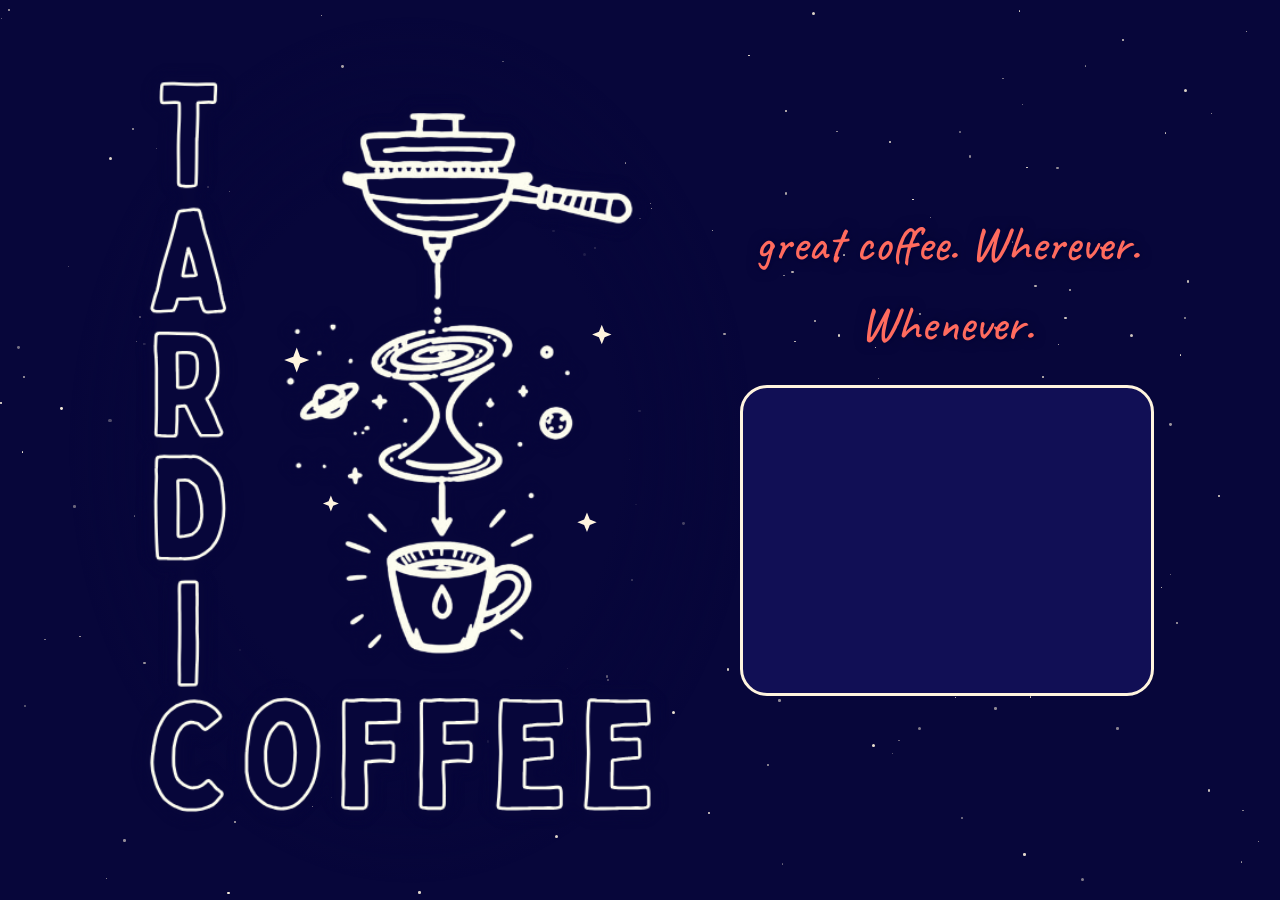
<file: animation.html>
<!doctype html>
<html lang="en-AU">
<head>
<meta charset="utf-8">
<meta name="viewport" content="width=device-width,initial-scale=1">
<title>Tardi Coffee — logo animation</title>
<link rel="icon" href="assets/img/favicon.png">
<link rel="stylesheet" href="assets/css/site.css">
<link rel="stylesheet" href="assets/css/anim.css">
<style>
  html,body{height:100%;overflow:hidden}
  .stage{position:relative;z-index:1;display:flex;align-items:center;justify-content:center;gap:5vmin;width:100%;height:100%;padding:4vmin}
  .stage .tardi-anim{height:min(86vh,120vw);width:auto}
  .stage .side{display:flex;flex-direction:column;gap:2.5vmin;width:min(46vh,44vw)}
  .stage .hand{font-size:min(5.5vh,5vw);margin:0;text-align:center}
  .stage .postcard{width:100%;border-radius:3vmin}
  .stage .scene .cap{font-size:min(3vh,3vw)}
  .noscenes .side .postcard{display:none}
  .ufo{top:3%}
  @media (orientation:portrait){
    .stage{flex-direction:column;gap:2vh}
    .stage .tardi-anim{height:52vh}
    .stage .side{width:min(64vw,38vh);gap:1.6vh}
    .stage .hand{font-size:min(3.4vh,6vw);white-space:nowrap}
    .noscenes .stage .tardi-anim{height:70vh}
  }
</style>
</head>
<body>
<div class="sky" aria-hidden="true">
  <div class="stars"></div>
  <span class="shoot" style="left:88%;top:6%;--d:9s;--o:-3s"></span>
  <span class="shoot" style="left:62%;top:30%;--d:18s;--o:-11s"></span>
  <span class="shoot" style="left:100%;top:52%;--d:27s;--o:-21s"></span>
  <div class="ufo"><svg viewBox="0 0 100 110">
    <polygon class="beam" points="38,42 62,42 86,110 14,110"/>
    <g fill="none" stroke="var(--ink)" stroke-width="3" stroke-linecap="round" stroke-linejoin="round">
      <path d="M33 31a17 15 0 0 1 34 0"/><ellipse cx="50" cy="35" rx="42" ry="10" fill="var(--bg)"/><path d="M40 45l-6 8M60 45l6 8"/>
    </g>
    <g class="lights"><circle cx="28" cy="36" r="3"/><circle cx="50" cy="39" r="3"/><circle cx="72" cy="36" r="3"/></g>
  </svg></div>
  <div class="rocket"><svg viewBox="0 0 40 90">
    <path class="flame" d="M14 54q6 20 6 28q0-8 6-28z"/>
    <g fill="var(--bg)" stroke="var(--ink)" stroke-width="3" stroke-linejoin="round"><path d="M10 42l-8 14 9-3M30 42l8 14-9-3"/><path d="M20 4c11 11 13 28 10 50H10C7 32 9 15 20 4z"/><circle cx="20" cy="26" r="5"/></g>
  </svg></div>
  <img class="drifter" src="assets/logo/cup-mini-space.png" alt="">
</div>
<div class="stage">
  <div class="tardi-anim" role="img" aria-label="Animated Tardi Coffee logo: espresso drips from a portafilter through a swirling wormhole and lands in a cup">
      <img class="l fill" src="assets/logo/fill.png" alt="">
      <img class="l space" src="assets/logo/space.png" alt="">
      <img class="l saturn" src="assets/logo/saturn.png" alt="">
      <img class="l moon" src="assets/logo/moon.png" alt="">
      <img class="l word" src="assets/logo/word.png" alt="">
      <img class="l porta" src="assets/logo/porta.png" alt="">
      <img class="l drip" src="assets/logo/drip.png" alt="">
      <img class="l worm" src="assets/logo/worm.png" alt="">
      <img class="l rays" src="assets/logo/rays.png" alt="">
      <img class="l cup" src="assets/logo/cup.png" alt="">
      <svg class="fx" viewBox="0 0 500 680" aria-hidden="true">
        <path class="ghost" d="M273.0 207.0 L274.0 222.0 L277.0 230.4 L284.6 230.8 L291.9 231.5 L298.9 232.5 L305.4 233.9 L311.4 235.5 L316.7 237.4 L321.2 239.5 L325.0 241.8 L328.0 244.3 L330.0 246.8 L331.2 249.4 L331.5 252.0 L330.8 254.6 L329.4 257.1 L327.0 259.6 L324.0 261.9 L320.2 264.0 L315.7 265.9 L310.7 267.6 L305.3 269.0 L299.5 270.2 L293.4 271.1 L287.2 271.7 L280.9 272.0 L274.6 272.1 L268.5 271.8 L262.7 271.3 L257.2 270.6 L252.1 269.6 L247.5 268.4 L243.5 267.0 L240.1 265.5 L237.3 263.8 L235.3 262.1 L234.0 260.3 L233.4 258.5 L233.5 256.6 L234.3 254.9 L235.8 253.2 L238.0 251.6 L240.7 250.2 L244.0 248.9 L247.8 247.8 L251.9 246.9 L256.4 246.2 L261.1 245.7 L266.0 245.5 L270.9 245.5 L275.9 245.7 L280.7 246.2 L285.4 246.8 L289.9 247.7 L294.0 248.8 L297.8 250.1 L301.2 251.5 L304.0 253.0 L306.4 254.7 L308.3 256.4 L309.6 258.2 L310.3 260.0 L310.5 261.9 L310.1 263.7 L309.2 265.4 L307.8 267.1 L305.9 268.7 L303.6 270.2 L300.9 271.6 L297.9 272.8 L294.6 273.9 L291.1 274.8 L287.5 275.6 L283.8 276.2 L280.1 276.6 L276.4 276.8 L272.9 276.9 L269.5 276.8 L266.3 276.6 L263.4 276.2 L260.8 275.7 L258.5 275.2 L256.6 274.5 L255.1 273.8 L254.0 273.0 L253.3 272.2 L253.0 271.5 L253.1 270.7 L253.6 269.9 L254.5 269.3 L255.7 268.6 L257.2 268.1 L259.0 267.7 L261.0 267.3 L263.3 267.1 L265.7 267.0 L268.2 267.0 L270.7 267.1 L273.3 267.4 L275.8 267.8 L278.3 268.3 L280.7 268.9 L282.9 269.6 L285.0 270.4 L286.8 271.3 L288.4 272.3 L289.8 273.3 L290.9 274.4 L291.7 275.5 L292.2 276.6 L292.5 277.8 L292.5 278.9 L292.2 280.0 L291.7 281.1 L291.0 282.1 L290.1 283.1 L289.0 284.1 L287.7 284.9 L286.3 285.7 L284.9 286.5 L283.3 287.1 L281.7 287.7 L280.2 288.2 L278.6 288.6 L277.1 289.0 L275.7 289.3 L274.4 289.5 L273.1 289.7 L272.0 289.8 L271.1 289.9 L270.3 290.0 L269.7 290.0 L269.2 290.1 L268.9 290.1 L268.8 290.1 L268.8 290.2 L268.9 290.2 L269.2 290.3 L269.6 290.4 L270.1 290.6 L270.7 290.8 L271.3 291.0 L272.0 291.3 L272.8 291.6 L273.6 292.0 L274.3 292.4 L275.1 292.8 L275.8 293.3 L276.5 293.8 L277.2 294.4 L277.8 294.9 L278.3 295.5 L278.8 296.1 L279.2 296.8 L279.5 297.4 L279.7 298.1 L279.9 298.7 L280.0 299.4 L280.1 300.1 L280.1 300.7 L280.1 301.4 L280.0 302.0 L278.0 312.0"/>
        <path class="stream" pathLength="1000" d="M273.0 207.0 L274.0 222.0 L277.0 230.4 L284.6 230.8 L291.9 231.5 L298.9 232.5 L305.4 233.9 L311.4 235.5 L316.7 237.4 L321.2 239.5 L325.0 241.8 L328.0 244.3 L330.0 246.8 L331.2 249.4 L331.5 252.0 L330.8 254.6 L329.4 257.1 L327.0 259.6 L324.0 261.9 L320.2 264.0 L315.7 265.9 L310.7 267.6 L305.3 269.0 L299.5 270.2 L293.4 271.1 L287.2 271.7 L280.9 272.0 L274.6 272.1 L268.5 271.8 L262.7 271.3 L257.2 270.6 L252.1 269.6 L247.5 268.4 L243.5 267.0 L240.1 265.5 L237.3 263.8 L235.3 262.1 L234.0 260.3 L233.4 258.5 L233.5 256.6 L234.3 254.9 L235.8 253.2 L238.0 251.6 L240.7 250.2 L244.0 248.9 L247.8 247.8 L251.9 246.9 L256.4 246.2 L261.1 245.7 L266.0 245.5 L270.9 245.5 L275.9 245.7 L280.7 246.2 L285.4 246.8 L289.9 247.7 L294.0 248.8 L297.8 250.1 L301.2 251.5 L304.0 253.0 L306.4 254.7 L308.3 256.4 L309.6 258.2 L310.3 260.0 L310.5 261.9 L310.1 263.7 L309.2 265.4 L307.8 267.1 L305.9 268.7 L303.6 270.2 L300.9 271.6 L297.9 272.8 L294.6 273.9 L291.1 274.8 L287.5 275.6 L283.8 276.2 L280.1 276.6 L276.4 276.8 L272.9 276.9 L269.5 276.8 L266.3 276.6 L263.4 276.2 L260.8 275.7 L258.5 275.2 L256.6 274.5 L255.1 273.8 L254.0 273.0 L253.3 272.2 L253.0 271.5 L253.1 270.7 L253.6 269.9 L254.5 269.3 L255.7 268.6 L257.2 268.1 L259.0 267.7 L261.0 267.3 L263.3 267.1 L265.7 267.0 L268.2 267.0 L270.7 267.1 L273.3 267.4 L275.8 267.8 L278.3 268.3 L280.7 268.9 L282.9 269.6 L285.0 270.4 L286.8 271.3 L288.4 272.3 L289.8 273.3 L290.9 274.4 L291.7 275.5 L292.2 276.6 L292.5 277.8 L292.5 278.9 L292.2 280.0 L291.7 281.1 L291.0 282.1 L290.1 283.1 L289.0 284.1 L287.7 284.9 L286.3 285.7 L284.9 286.5 L283.3 287.1 L281.7 287.7 L280.2 288.2 L278.6 288.6 L277.1 289.0 L275.7 289.3 L274.4 289.5 L273.1 289.7 L272.0 289.8 L271.1 289.9 L270.3 290.0 L269.7 290.0 L269.2 290.1 L268.9 290.1 L268.8 290.1 L268.8 290.2 L268.9 290.2 L269.2 290.3 L269.6 290.4 L270.1 290.6 L270.7 290.8 L271.3 291.0 L272.0 291.3 L272.8 291.6 L273.6 292.0 L274.3 292.4 L275.1 292.8 L275.8 293.3 L276.5 293.8 L277.2 294.4 L277.8 294.9 L278.3 295.5 L278.8 296.1 L279.2 296.8 L279.5 297.4 L279.7 298.1 L279.9 298.7 L280.0 299.4 L280.1 300.1 L280.1 300.7 L280.1 301.4 L280.0 302.0 L278.0 312.0"/>
        <path class="stream s2" pathLength="1000" d="M273.0 207.0 L274.0 222.0 L277.0 230.4 L284.6 230.8 L291.9 231.5 L298.9 232.5 L305.4 233.9 L311.4 235.5 L316.7 237.4 L321.2 239.5 L325.0 241.8 L328.0 244.3 L330.0 246.8 L331.2 249.4 L331.5 252.0 L330.8 254.6 L329.4 257.1 L327.0 259.6 L324.0 261.9 L320.2 264.0 L315.7 265.9 L310.7 267.6 L305.3 269.0 L299.5 270.2 L293.4 271.1 L287.2 271.7 L280.9 272.0 L274.6 272.1 L268.5 271.8 L262.7 271.3 L257.2 270.6 L252.1 269.6 L247.5 268.4 L243.5 267.0 L240.1 265.5 L237.3 263.8 L235.3 262.1 L234.0 260.3 L233.4 258.5 L233.5 256.6 L234.3 254.9 L235.8 253.2 L238.0 251.6 L240.7 250.2 L244.0 248.9 L247.8 247.8 L251.9 246.9 L256.4 246.2 L261.1 245.7 L266.0 245.5 L270.9 245.5 L275.9 245.7 L280.7 246.2 L285.4 246.8 L289.9 247.7 L294.0 248.8 L297.8 250.1 L301.2 251.5 L304.0 253.0 L306.4 254.7 L308.3 256.4 L309.6 258.2 L310.3 260.0 L310.5 261.9 L310.1 263.7 L309.2 265.4 L307.8 267.1 L305.9 268.7 L303.6 270.2 L300.9 271.6 L297.9 272.8 L294.6 273.9 L291.1 274.8 L287.5 275.6 L283.8 276.2 L280.1 276.6 L276.4 276.8 L272.9 276.9 L269.5 276.8 L266.3 276.6 L263.4 276.2 L260.8 275.7 L258.5 275.2 L256.6 274.5 L255.1 273.8 L254.0 273.0 L253.3 272.2 L253.0 271.5 L253.1 270.7 L253.6 269.9 L254.5 269.3 L255.7 268.6 L257.2 268.1 L259.0 267.7 L261.0 267.3 L263.3 267.1 L265.7 267.0 L268.2 267.0 L270.7 267.1 L273.3 267.4 L275.8 267.8 L278.3 268.3 L280.7 268.9 L282.9 269.6 L285.0 270.4 L286.8 271.3 L288.4 272.3 L289.8 273.3 L290.9 274.4 L291.7 275.5 L292.2 276.6 L292.5 277.8 L292.5 278.9 L292.2 280.0 L291.7 281.1 L291.0 282.1 L290.1 283.1 L289.0 284.1 L287.7 284.9 L286.3 285.7 L284.9 286.5 L283.3 287.1 L281.7 287.7 L280.2 288.2 L278.6 288.6 L277.1 289.0 L275.7 289.3 L274.4 289.5 L273.1 289.7 L272.0 289.8 L271.1 289.9 L270.3 290.0 L269.7 290.0 L269.2 290.1 L268.9 290.1 L268.8 290.1 L268.8 290.2 L268.9 290.2 L269.2 290.3 L269.6 290.4 L270.1 290.6 L270.7 290.8 L271.3 291.0 L272.0 291.3 L272.8 291.6 L273.6 292.0 L274.3 292.4 L275.1 292.8 L275.8 293.3 L276.5 293.8 L277.2 294.4 L277.8 294.9 L278.3 295.5 L278.8 296.1 L279.2 296.8 L279.5 297.4 L279.7 298.1 L279.9 298.7 L280.0 299.4 L280.1 300.1 L280.1 300.7 L280.1 301.4 L280.0 302.0 L278.0 312.0"/>
        <path class="drips" d="M278 318L277 430"/>
        <g class="steam"><path d="M252 425c-8-10 8-16 0-28s6-16 2-22"/><path d="M318 425c-8-10 8-16 0-28s6-16 2-22"/></g>
        <path class="spark" style="animation-delay:-.4s" d="M150 250l3 8 8 3-8 3-3 8-3-8-8-3 8-3z"/>
        <path class="spark" style="animation-delay:-1.3s" d="M418 230l2.5 6 6 2.5-6 2.5-2.5 6-2.5-6-6-2.5 6-2.5z"/>
        <path class="spark" style="animation-delay:-2s" d="M405 395l2.5 6 6 2.5-6 2.5-2.5 6-2.5-6-6-2.5 6-2.5z"/>
        <path class="spark" style="animation-delay:-.9s" d="M180 380l2 5 5 2-5 2-2 5-2-5-5-2 5-2z"/>
      </svg>
    </div>
  <div class="side">
    <p class="hand">great coffee. Wherever. Whenever.</p>
    <div class="postcard" aria-label="Tardi coffee, anywhere and anytime">
      <svg class="defs" width="0" height="0" aria-hidden="true"><filter id="hand" x="-5%" y="-5%" width="110%" height="110%"><feTurbulence type="fractalNoise" baseFrequency="0.035" numOctaves="2" seed="7" result="n"/><feDisplacementMap in="SourceGraphic" in2="n" scale="3.2" xChannelSelector="R" yChannelSelector="G"/></filter></svg>
      <!-- 1. summit / camping -->
      <div class="scene" style="--k:0;--cx:75%;--cy:56%">
        <svg viewBox="0 0 400 300" aria-hidden="true">
          <circle class="sf" cx="250" cy="120" r="20"/><path class="sk" d="M250 88v-10M222 100l-8-6M278 100l8-6M214 124h-10M286 124h10"/>
          <path class="sf" d="M-10 226V212L80 110l40 42 70-94 60 72 40-34 120 116v14z"/>
          <path class="sk" d="M176 77l14-19 14 17-7-3-7 7-7-6z"/><path class="sk" d="M190 58V34l17 6-17 7"/>
          <path class="sk" d="M0 222h400"/>
          <path class="sf" d="M26 222l44-62 44 62z"/><path class="sk" d="M58 222l12-24 12 24"/>
          <path class="sk" d="M144 222l28-9M144 213l28 9"/><path class="fl" d="M158 211c-9-8-3-16 1-26 6 9 12 17-1 26z"/>
          <path class="sf" d="M258 222c4-20 68-24 80 0z"/>
        </svg>
        <img class="mini" src="assets/logo/cup-mini-space.png" alt="">
        <p class="cap"><b>05:50</b><span>Summit · Camp espresso</span></p>
      </div>
      <!-- 2. kitchen -->
      <div class="scene" style="--k:1;--cx:22%;--cy:54%">
        <svg viewBox="0 0 400 300" aria-hidden="true">
          <rect class="sf" x="214" y="38" width="150" height="112" rx="6"/>
          <circle class="sf" cx="250" cy="72" r="13"/><path class="sk" d="M250 52v-6M230 72h-6M270 72h6M236 58l-4-4M264 58l4-4"/>
          <path class="sk" d="M289 38v112M214 96h150"/>
          <path class="sf" d="M150 200v-28c0-16 42-16 42 0v28z"/><path class="sk" d="M150 176c-13 0-13 17 0 17M192 184l13-11M171 156v-6"/>
          <path class="sf" d="M325 166c-4-18-20-22-22-40 14 2 22 14 22 40zM325 166c2-22 16-30 30-30-2 16-16 22-30 30z"/>
          <path class="sf" d="M305 200l6-34h28l6 34z"/>
          <path class="sk" d="M0 200h400M120 204v46M260 204v46"/>
        </svg>
        <img class="mini" src="assets/logo/cup-mini-space.png" alt="">
        <p class="cap"><b>06:45</b><span>Kitchen bench · Flat white</span></p>
      </div>
      <!-- 3. mum on the go -->
      <div class="scene" style="--k:2;--cx:75%;--cy:32%;--w:17%">
        <svg viewBox="0 0 400 300" aria-hidden="true">
          <path class="sk" d="M40 228V130"/><ellipse class="sf" cx="40" cy="104" rx="28" ry="36"/><path class="sk" d="M40 92v26M40 106l10-8"/>
          <path class="sk" d="M0 228h400"/>
          <g transform="translate(-40,0)"><path class="sk" d="M238 126l20-68h24"/>
          <path class="sf" d="M108 126h132a60 60 0 0 1-60 60h-32a40 40 0 0 1-40-60z"/>
          <path class="sf" d="M108 126a66 66 0 0 1 72-62v62z"/><path class="sk" d="M128 126a46 46 0 0 1 30-44M150 126a26 26 0 0 1 16-24"/>
          <path class="sk" d="M148 186l-8 10M200 186l8 10"/>
          <circle class="sf" cx="136" cy="206" r="17"/><circle class="sf" cx="214" cy="206" r="17"/><circle class="fill" cx="136" cy="206" r="3"/><circle class="fill" cx="214" cy="206" r="3"/></g>
          <path class="sk" d="M352 140l-20 88M352 140l22 88M352 72v68M352 94l-108-34M352 94l-50 4"/>
          <path class="sf" d="M338 222l-12 6h14zM370 222l12 6h-14z"/>
          <path class="sk" d="M340 52c-12 4-14 16-6 24"/><circle class="sf" cx="352" cy="58" r="14"/>
        </svg>
        <svg class="mini drink" viewBox="0 0 100 130" aria-hidden="true">
          <path class="sf" d="M28 30h44l-6 92H34z"/><path class="cr" d="M30 58h40l-2 28H32z"/><path class="sk" d="M30 58h40M32 86h36"/>
          <path class="sf" d="M24 18h52v12H24z"/><path class="sf" d="M34 18l4-10h24l4 10z"/>
        </svg>
        <p class="cap"><b>08:40</b><span>School run · Keep-cup latte</span></p>
      </div>
      <!-- 4. office -->
      <div class="scene" style="--k:3;--cx:63%;--cy:54%">
        <svg viewBox="0 0 400 300" aria-hidden="true">
          <rect class="sf" x="250" y="40" width="34" height="34" transform="rotate(-6 267 57)"/><path class="sk" d="M256 52h18M256 62h12"/>
          <rect class="sf" x="58" y="102" width="124" height="88" rx="7"/><path class="sk" d="M80 130h64M80 148h44M80 166h54"/>
          <path class="sf" d="M44 190h152l12 10H32z"/>
          <path class="sk" d="M356 192l-22-70 38-30"/><path class="sf" d="M372 86l24 10-12 22z"/><path class="sf" d="M340 200v-8h32v8z"/>
          <path class="sk" d="M0 200h400M40 204v56M360 204v56"/>
        </svg>
        <img class="mini" src="assets/logo/cup-mini-space.png" alt="">
        <p class="cap"><b>10:30</b><span>Your desk · Long black</span></p>
      </div>
      <!-- 5. beach / iced latte -->
      <div class="scene" style="--k:4;--cx:20%;--cy:52%;--w:20%">
        <svg viewBox="0 0 400 300" aria-hidden="true">
          <circle class="sf" cx="340" cy="56" r="22"/><path class="sk" d="M340 20v-10M340 102v-8M304 56h-10M386 56h-8M314 30l-7-7M366 30l7-7M314 82l-7 7M366 82l7 7"/>
          <path class="sk" d="M0 150h400M20 168c20-8 40 8 60 0s40 8 60 0M210 172c20-8 40 8 60 0s40 8 60 0"/>
          <path class="sk" d="M250 112l-28 112"/>
          <path class="sf" d="M170 112a80 52 0 0 1 160 0z"/><path class="sk" d="M196 112c10-26 26-42 54-52 28 10 44 26 54 52M232 112c4-26 10-42 18-52 8 10 14 26 18 52M250 60v-8"/>
          <path class="sf" d="M262 222l70-16 46 10-70 16z"/><path class="sk" d="M282 218l70-16"/>
          <path class="sk" d="M0 222h400"/>
        </svg>
        <svg class="mini drink" viewBox="0 0 100 130" aria-hidden="true">
          <path class="sk" d="M64 2l-9 50"/>
          <path class="sf" d="M24 20h52l-8 104H32z"/><path class="cr" d="M28 38h44l-2 26H30z"/><path class="sk" d="M28 38c10 6 22-6 44 0"/>
          <rect class="sf" x="34" y="68" width="14" height="14" rx="3" transform="rotate(-12 41 75)"/><rect class="sf" x="52" y="76" width="14" height="14" rx="3" transform="rotate(10 59 83)"/><rect class="sf" x="40" y="94" width="14" height="14" rx="3"/>
        </svg>
        <p class="cap"><b>13:00</b><span>Henley Beach · Iced latte</span></p>
      </div>
      <!-- 6. workshop -->
      <div class="scene" style="--k:5;--cx:81%;--cy:51%">
        <svg viewBox="0 0 400 300" aria-hidden="true">
          <path class="sk" d="M92 140l-20 50M160 140l20 50M126 140v44"/>
          <rect class="sf" x="40" y="30" width="172" height="112" rx="5"/><path class="sk" d="M66 122v-30M96 122v-48M126 122v-20M156 122v-66M186 122v-40M58 122h140"/>
          <path class="sf" d="M46 222c0-22 48-22 48 0z"/><circle class="sf" cx="70" cy="184" r="13"/>
          <path class="sf" d="M116 222c0-22 48-22 48 0z"/><circle class="sf" cx="140" cy="184" r="13"/>
          <path class="sf" d="M186 222c0-22 48-22 48 0z"/><circle class="sf" cx="210" cy="184" r="13"/>
          <path class="sk" d="M280 196v34M384 196v34"/><rect class="sf" x="264" y="190" width="132" height="8" rx="3"/>
          <path class="sk" d="M0 228h400"/>
        </svg>
        <img class="mini" src="assets/logo/cup-mini-space.png" alt="">
        <p class="cap"><b>15:15</b><span>Workshop break · Batch brew</span></p>
      </div>
      <!-- 7. chef's table / affogato -->
      <div class="scene" style="--k:6;--cx:50%;--cy:47%;--w:30%">
        <svg viewBox="0 0 400 300" aria-hidden="true">
          <path class="sk" d="M200 0v24M200 24c-30 0-52 12-52 26M200 24c30 0 52 12 52 26M200 24v26M174 28l-8 22M226 28l8 22"/>
          <path class="fl" d="M148 50c-4 6 0 10 0 10 0 0 4-4 0-10zM252 50c-4 6 0 10 0 10 0 0 4-4 0-10zM200 50c-4 6 0 10 0 10 0 0 4-4 0-10zM166 50c-4 6 0 10 0 10 0 0 4-4 0-10zM234 50c-4 6 0 10 0 10 0 0 4-4 0-10z"/>
          <path class="sf" d="M20 205h360l18 40H2z"/><path class="sk" d="M60 210c10 14 20 22 30 35M340 210c-10 14-20 22-30 35"/>
          <rect class="sf" x="64" y="148" width="12" height="57" rx="3"/><path class="fl" d="M70 146c-8-8-2-16 0-24 3 8 9 16 0 24z"/>
          <rect class="sf" x="324" y="148" width="12" height="57" rx="3"/><path class="fl" d="M330 146c-8-8-2-16 0-24 3 8 9 16 0 24z"/>
          <ellipse class="sf" cx="128" cy="204" rx="26" ry="6"/><ellipse class="sf" cx="272" cy="204" rx="26" ry="6"/>
        </svg>
        <svg class="mini drink" viewBox="0 0 100 130" aria-hidden="true">
          <path class="sk" d="M8 124h84"/>
          <path class="sf" d="M34 118c0-6 32-6 32 0z"/><path class="sk" d="M50 106v12"/>
          <path class="sf" d="M22 78h56c-2 20-14 30-28 30s-26-10-28-30z"/>
          <circle class="sf" cx="50" cy="64" r="18"/><path class="sk" d="M38 58c4-6 10-8 16-6"/>
          <path class="cr" d="M24 80h52c-3 12-12 20-26 20s-23-8-26-20z"/>
          <path class="pour" d="M66 26c-6 12-10 18-12 28"/>
          <path class="sf" d="M64 22l8-14c8 0 14 6 12 12l-12 8z"/>
          <path class="sk" d="M80 112l12-20"/>
        </svg>
        <p class="cap"><b>20:15</b><span>Chef's table · Affogato</span></p>
      </div>
      <!-- 8. laneway bar / espresso martini -->
      <div class="scene" style="--k:7;--cx:28%;--cy:52%;--w:27%">
        <svg viewBox="0 0 400 300" aria-hidden="true">
          <path class="sk" d="M206 62h176M206 122h176"/>
          <path class="sf" d="M216 62V36h10v26zM240 62V22h8l3 8v32zM268 62V34c0-7 13-7 13 0v28zM300 62V26h10v36zM330 62V40h14v22zM356 62V30h9v32z"/>
          <path class="sf" d="M216 122V98h12v24zM246 122V88h8v34zM272 122V96c0-7 13-7 13 0v26zM306 122V94h14v28zM340 122V84h8v38z"/>
          <rect class="sf" x="28" y="38" width="136" height="58" rx="29"/>
          <text x="96" y="76" text-anchor="middle" class="neon">open late</text>
          <path class="sf" d="M300 205v-38h40v38z"/><path class="sf" d="M306 167l14-16 14 16z"/>
          <rect class="sf" x="-4" y="205" width="408" height="30"/>
        </svg>
        <svg class="mini drink" viewBox="0 0 100 130" aria-hidden="true">
          <path class="sf" d="M30 114c0-7 40-7 40 0z"/><path class="sk" d="M50 66v44"/>
          <path class="sf" d="M8 26h84c-6 26-24 40-42 40S14 52 8 26z"/>
          <path class="cr" d="M13 31h74c-7 13-21 20-37 20S20 44 13 31z"/>
          <ellipse class="bean" cx="38" cy="36" rx="5" ry="3.4"/><ellipse class="bean" cx="50" cy="34" rx="5" ry="3.4"/><ellipse class="bean" cx="62" cy="36" rx="5" ry="3.4"/>
        </svg>
        <p class="cap"><b>22:30</b><span>Laneway bar · Espresso martini</span></p>
      </div>
      <!-- 9. orbit -->
      <div class="scene orbit" style="--k:8;--cx:50%;--cy:38%">
        <svg viewBox="0 0 400 300" aria-hidden="true">
          <circle class="fill" cx="40" cy="40" r="2.5"/><circle class="fill" cx="120" cy="80" r="2"/><circle class="fill" cx="350" cy="44" r="2.5"/><circle class="fill" cx="300" cy="150" r="2"/><circle class="fill" cx="70" cy="150" r="2"/><circle class="fill" cx="240" cy="26" r="2"/>
          <path class="fill" d="M90 100l2 5 5 2-5 2-2 5-2-5-5-2 5-2zM360 120l3 7 7 3-7 3-3 7-3-7-7-3 7-3z"/>
          <path class="sf" d="M-40 310C60 160 340 160 440 310z"/><path class="sk" d="M70 232c24-8 50-10 70-2 10 6-6 14 10 18M240 222c30-4 54 2 70 12"/>
          <g transform="rotate(-25 318 98)"><path class="sk" d="M306 98h-30M330 98h30"/><rect class="sf" x="306" y="84" width="24" height="28" rx="4"/><rect class="sf" x="256" y="90" width="20" height="16"/><rect class="sf" x="360" y="90" width="20" height="16"/><path class="sk" d="M318 84v-10"/></g>
        </svg>
        <img class="mini" src="assets/logo/cup-mini-space.png" alt="">
        <p class="cap"><b>23:59</b><span>Low Earth orbit · Espresso</span></p>
      </div>
    </div>
  </div>
</div>
<script>
  // ?noscenes — logo + tagline only (handy for screens and recording)
  const q = new URLSearchParams(location.search);
  if (q.has("noscenes")) document.body.classList.add("noscenes");
  let seed = 11; const rnd = () => (seed = (seed * 16807) % 2147483647) / 2147483647;
  const box = document.querySelector(".sky .stars");
  for (let i = 0; i < 170; i++) {
    const s = document.createElement("i"); s.className = "star";
    s.style.cssText = `left:${rnd()*100}%;top:${rnd()*100}%;--s:${(rnd()*2.4+.8).toFixed(1)}px;--d:${[2,3,6][i%3]}s;--o:-${(rnd()*6).toFixed(2)}s;opacity:${(.4+rnd()*.6).toFixed(2)}`;
    box.appendChild(s);
  }
</script>
</body>
</html>
</file>
<file: assets/css/site.css>
@font-face{font-family:"Bebas Neue";src:url(../fonts/bebas-neue-latin-400-normal.woff2) format("woff2");font-display:swap}
@font-face{font-family:"Caveat";src:url(../fonts/caveat-latin-500-normal.woff2) format("woff2");font-display:swap}
@font-face{font-family:"DM Sans";src:url(../fonts/dm-sans-latin-400-normal.woff2) format("woff2");font-weight:400;font-display:swap}
@font-face{font-family:"DM Sans";src:url(../fonts/dm-sans-latin-700-normal.woff2) format("woff2");font-weight:700;font-display:swap}

:root{
  --bg:#07063a; --ink:#FFF4DE; --paper:#110f55; --red:#ff6b5e; --crema:#f4b860; --navy:#07063a;
  --cream:#FFF9EC; --pink:#FFECFD; --sage:#DFEDD2; --ice:#ECFCFF; --lilac:#FBE8FA;
  --tint-a:rgba(255,244,222,.035); --tint-b:rgba(120,110,255,.07);
  --text:var(--ink);
  --logo-filter:brightness(0) invert(.96) sepia(.25);
  --display:"Bebas Neue",Impact,"Arial Narrow",sans-serif;
  --hand:"Caveat","Comic Sans MS",cursive;
  --body:"DM Sans",system-ui,sans-serif;
  --r:22px;
}
*{box-sizing:border-box}
html{scroll-behavior:smooth;scroll-padding-top:80px}
body{margin:0;background:var(--bg);color:var(--text);font:400 1.06rem/1.6 var(--body);transition:background .6s,color .6s;-webkit-font-smoothing:antialiased}
img{max-width:100%;display:block}
a{color:inherit}
.skip{position:absolute;left:-999px}.skip:focus{left:1rem;top:1rem;z-index:99;background:var(--ink);color:#fff;padding:.5rem 1rem}
h1,h2,.h3{font-family:var(--display);font-weight:400;letter-spacing:.03em;line-height:.92;margin:0}
h1{font-size:clamp(3.2rem,8vw,6.8rem)}
h2{font-size:clamp(2.8rem,6.5vw,5.4rem)}
.h3{font-size:1.7rem;letter-spacing:.05em;margin-bottom:.4rem}
.outline{color:transparent;-webkit-text-stroke:2px var(--ink);transition:-webkit-text-stroke-color .6s}
.hand{font-family:var(--hand);font-size:1.8rem;margin:0 0 .4rem;color:var(--red)}
.kicker{font-family:var(--display);letter-spacing:.14em;font-size:1.15rem;color:var(--red);margin:0 0 .6rem}
.lede{font-size:1.14rem;max-width:58ch;margin:1.1rem 0 0}
.small{font-size:.9rem;opacity:.85}
.tbc{background:#ffe866;color:#4b3a00;border-radius:4px;padding:0 .25em;font-style:normal;-webkit-text-stroke:0}
.wrap{max-width:1180px;margin:0 auto;padding:0 clamp(1.1rem,4vw,2.5rem)}
.two{display:grid;grid-template-columns:1fr 1fr;gap:clamp(2rem,5vw,4.5rem);align-items:center}

/* buttons */
.btn{display:inline-block;font-family:var(--display);font-size:1.35rem;letter-spacing:.08em;text-decoration:none;background:var(--ink);color:var(--navy);border:3px solid var(--ink);border-radius:999px;padding:.55em 1.3em .45em;cursor:pointer;transition:transform .15s,background .3s,color .3s}
.btn:hover{transform:translateY(-2px) rotate(-1deg)}
.btn.ghost{background:transparent;color:var(--ink)}
.cta-row{display:flex;flex-wrap:wrap;gap:.8rem;margin:1.6rem 0 0}

/* nav */
.nav{position:sticky;top:0;z-index:50;display:flex;align-items:center;gap:1.2rem;padding:.8rem clamp(1.1rem,4vw,2.5rem);background:color-mix(in srgb,var(--bg) 88%,transparent);backdrop-filter:blur(10px);border-bottom:3px solid var(--ink);transition:background .6s}
.brand{font-family:var(--display);font-size:1.9rem;letter-spacing:.08em;text-decoration:none;margin-right:auto}
.brand-o{color:transparent;-webkit-text-stroke:1.5px var(--ink)}
.nav ul{display:flex;gap:1.4rem;list-style:none;margin:0;padding:0;align-items:center}
.nav ul a{font-family:var(--display);font-size:1.25rem;letter-spacing:.08em;text-decoration:none}
.nav ul a:hover{color:var(--red)}
.pill{border:2.5px solid var(--ink);border-radius:999px;padding:.2em .8em .1em}
.menu-btn{display:none}

/* hero */
.hero{display:grid;grid-template-columns:minmax(260px,.85fr) 1.15fr;gap:clamp(1.5rem,5vw,5rem);align-items:center;max-width:1240px;margin:0 auto;padding:clamp(2rem,5vw,4rem) clamp(1.1rem,4vw,2.5rem) clamp(3rem,6vw,5rem)}
.hero-logo{max-width:470px;justify-self:center;width:100%}
.hero-copy .postcard{margin-top:2.2rem;max-width:520px}

/* marquee */
.marquee{position:relative;z-index:1;overflow:hidden;background:var(--ink);color:var(--navy);border-block:3px solid var(--ink);transition:background .6s,color .6s}
.marquee div{display:flex;gap:2rem;width:max-content;padding:.7rem 0;font-family:var(--display);font-size:1.7rem;letter-spacing:.1em;animation:marq 32s linear infinite}
@keyframes marq{to{transform:translateX(-50%)}}

/* sections */
.section{padding:clamp(4rem,9vw,7.5rem) 0;border-bottom:3px solid var(--ink)}
.sec-head{margin-bottom:3rem}
.product{background:var(--tint-a)}
.product-grid{display:grid;grid-template-columns:.9fr 1.1fr;gap:clamp(2rem,6vw,5rem);align-items:center}
.label-stage{position:relative;width:min(340px,78vw);aspect-ratio:1181/1772;margin:0 auto;perspective:900px}
.label-stage img{position:absolute;inset:0;width:100%;height:100%;border:3px solid var(--ink);border-radius:18px;box-shadow:0 24px 50px rgba(0,0,0,.45),0 0 0 8px rgba(255,244,222,.06);transition:transform .55s cubic-bezier(.6,-.2,.3,1.2),opacity .55s;will-change:transform;cursor:grab;touch-action:pan-y}
.label-stage img.in{transform:translateX(120%) rotate(14deg);opacity:0}
.label-stage img.in-left{transform:translateX(-120%) rotate(-14deg);opacity:0}
.label-stage img.out-left{transform:translateX(-130%) rotate(-16deg);opacity:0}
.label-stage img.out-right{transform:translateX(130%) rotate(16deg);opacity:0}
.label-stage::before{content:"";position:absolute;inset:6% -6% -4% 6%;border:2.5px dashed rgba(255,244,222,.35);border-radius:18px;rotate:4deg}
.label-nav{display:flex;justify-content:center;gap:1rem;margin-top:1.4rem}
.label-nav button{width:3rem;height:3rem;border-radius:50%;border:2.5px solid var(--ink);background:none;color:var(--ink);font-size:1.4rem;cursor:pointer}
.label-nav button:hover{background:var(--ink);color:var(--navy)}
.steps{list-style:none;padding:0;margin:0 0 2.2rem;display:grid;gap:.7rem}
.steps li{display:flex;align-items:center;gap:1rem;font-family:var(--display);font-size:clamp(1.6rem,3vw,2.2rem);letter-spacing:.05em;color:var(--red)}
.steps span{display:grid;place-items:center;flex:none;width:2.2rem;height:2.2rem;border:2.5px solid var(--ink);border-radius:50%;color:var(--ink);font-size:1.3rem}
.flavours{display:grid;gap:.6rem}
.flavours button{display:flex;align-items:center;gap:.8rem;width:100%;text-align:left;font-family:var(--display);font-size:1.45rem;letter-spacing:.06em;color:var(--ink);background:transparent;border:2.5px solid var(--ink);border-radius:16px;padding:.5em .9em .4em;cursor:pointer;transition:transform .15s,background .2s}
.flavours button::before{content:"";width:1.1rem;height:1.1rem;border-radius:50%;background:var(--sw);border:2px solid var(--ink);flex:none}
.flavours button em{font-style:normal;margin-left:auto;text-align:right;font-family:var(--body);font-size:.95rem;letter-spacing:0;line-height:1.2}
.flavours button em small{display:block;opacity:.75}
.flavours button:hover{transform:translateX(4px)}
.flavours button[aria-checked=true]{background:var(--ink);color:var(--navy)}
.flavour-note{min-height:3.2em;margin:1rem 0 0}
.buy{margin-top:1.4rem;padding-top:1.4rem;border-top:2.5px dashed var(--ink)}

.cafe{background:transparent}
.hours{margin:1.8rem 0 0;display:grid;gap:.4rem}
.hours div{display:flex;justify-content:space-between;gap:1rem;border-bottom:2px dotted var(--ink);padding:.4rem 0;max-width:460px}
.hours dt{font-family:var(--display);font-size:1.35rem;letter-spacing:.06em}
.hours dd{margin:0}
.addr{font-family:var(--display);font-size:1.6rem;letter-spacing:.06em;color:var(--red);margin:1.2rem 0 0}
.map-card{position:relative}
.map-card iframe{width:100%;aspect-ratio:1/1;border:3px solid var(--ink);border-radius:var(--r);background:#ecebf7;filter:invert(.92) hue-rotate(200deg) saturate(1.4) contrast(.9)}
.menu-card{position:absolute;right:-1rem;bottom:-2rem;width:min(330px,85%);background:var(--paper);border:3px solid var(--ink);border-radius:var(--r);padding:1.1rem 1.3rem;transform:rotate(2deg);box-shadow:8px 8px 0 var(--ink)}
.menu-card ul{list-style:none;margin:0;padding:0;font-size:.95rem}
.menu-card li{display:flex;justify-content:space-between;gap:.6rem;padding:.25rem 0;border-bottom:1.5px dotted var(--ink)}

.coffee{background:var(--tint-b)}
.stats{display:grid;grid-template-columns:repeat(4,1fr);gap:1rem}
.stats div{border:3px solid var(--ink);border-radius:var(--r);padding:1.3rem;background:var(--paper)}
.stats b{display:block;font-family:var(--display);font-weight:400;font-size:clamp(2.8rem,5vw,4rem);line-height:1;color:var(--red)}
.beans{display:grid;grid-template-columns:repeat(3,1fr);gap:1rem;margin-top:1rem}
.beans article{border-top:3px solid var(--ink);padding-top:1rem}
.beans p{margin:0}

.events{background:var(--tint-a)}
.offer{list-style:none;padding:0;margin:0;display:grid;grid-template-columns:repeat(2,1fr);gap:1rem}
.offer li{display:flex;gap:.8rem;align-items:center;font-family:var(--display);font-size:clamp(1.5rem,2.6vw,2rem);letter-spacing:.05em;border:3px solid var(--ink);border-radius:var(--r);padding:1rem 1.2rem;background:var(--paper)}
.offer li::before{content:"";flex:none;width:.8rem;height:.8rem;border-radius:50%;background:var(--crema);box-shadow:0 0 10px var(--crema)}
.offer li.wide{grid-column:1/-1;color:var(--red)}
.builder{margin-top:3rem;background:var(--paper);border:3px solid var(--ink);border-radius:var(--r);padding:clamp(1.3rem,3vw,2.2rem);box-shadow:10px 10px 0 var(--ink);display:grid;grid-template-columns:1fr 1fr;gap:1.2rem 2rem}
.builder .h3,.builder .fields,.builder .estimate,.builder .btn{grid-column:1/-1}
.builder .btn{justify-self:start}
fieldset{border:0;padding:0;margin:0;display:flex;flex-wrap:wrap;align-items:flex-start;align-content:flex-start;gap:.5rem}
legend{font-family:var(--display);font-size:1.2rem;letter-spacing:.1em;color:var(--red);margin-bottom:.4rem;width:100%}
fieldset label{display:inline-flex;align-items:center;gap:.4rem;border:2.5px solid var(--ink);border-radius:999px;padding:.3em .9em;cursor:pointer;font-weight:700;font-size:.95rem}
fieldset label:has(input:checked){background:var(--ink);color:var(--navy)}
fieldset input{accent-color:var(--red)}
.fields{display:grid;grid-template-columns:1fr 1fr 2fr;gap:1rem}
.fields .full{grid-column:1/-1}
.fields textarea{min-height:6em;resize:vertical}
.form-status{grid-column:1/-1;margin:0;font-weight:700;color:var(--crema)}
.fields label{display:grid;gap:.3rem;font-family:var(--display);letter-spacing:.08em;font-size:1.1rem}
.fields input,.fields textarea{font:inherit;font-family:var(--body);font-size:1rem;letter-spacing:0;padding:.6em .8em;border:2.5px solid var(--ink);border-radius:12px;color:var(--ink);background:var(--navy)}
.estimate{margin:0;font-weight:700}

.contact{background:var(--tint-b)}
.contact-list{list-style:none;padding:0;margin:0;display:grid;gap:.8rem}
.contact-list li{border-bottom:2.5px solid var(--ink);padding-bottom:.8rem;font-size:1.1rem}
.contact-list li>span:first-child{display:block;font-family:var(--display);letter-spacing:.1em;color:var(--red);font-size:1.1rem}

.foot{text-align:center;padding:3rem 1.5rem;display:grid;justify-items:center;gap:.6rem}
.foot p{max-width:60ch;margin:0}
.foot img{filter:var(--logo-filter)}

/* responsive */
@media (max-width:900px){
  .hero,.two,.product-grid{grid-template-columns:1fr}
  .hero-logo{max-width:340px}
  .hero-copy .postcard{margin-inline:auto}
  .stats{grid-template-columns:1fr 1fr}
  .offer,.beans{grid-template-columns:1fr}
  .builder{grid-template-columns:1fr}
  .fields{grid-template-columns:1fr 1fr}.fields label:last-child{grid-column:1/-1}
  .menu-card{position:relative;right:auto;bottom:auto;margin:-3rem auto 0;width:90%}
  .menu-btn{display:block;font-family:var(--display);font-size:1.2rem;letter-spacing:.08em;background:none;border:2.5px solid var(--ink);color:var(--ink);border-radius:999px;padding:.25em .9em .15em;cursor:pointer}
  .nav nav{order:3}
  .nav ul{display:none;position:absolute;left:0;right:0;top:100%;flex-direction:column;background:var(--bg);border-bottom:3px solid var(--ink);padding:1rem 0}
  .nav ul.open{display:flex}
}
@media (prefers-reduced-motion:reduce){.marquee div{animation:none}.label-stage img{transition:none}}
.fields input{min-width:0;width:100%}
@media (max-width:520px){.fields{grid-template-columns:1fr}.builder{box-shadow:6px 6px 0 var(--ink)}fieldset label{font-size:.9rem}}
html,body{overflow-x:clip}

/* layers above the sky */
.nav,main,.foot{position:relative;z-index:1}
.nav{z-index:50}
.builder{box-shadow:10px 10px 0 rgba(255,244,222,.25)}
.menu-card{box-shadow:8px 8px 0 rgba(255,244,222,.25)}
.price{font-family:var(--display);font-size:3rem;margin:0 0 .8rem;line-height:1}
.price small{font-size:1.15rem;letter-spacing:.06em}
.price .per{color:var(--crema)}
@media (max-width:900px){
  .product-grid{gap:1.6rem}
  .product-grid .pick{display:contents}
  .product-grid .steps{order:1;margin:0}
  .product-grid .label-col{order:2}
  .product-grid .pick>*:not(.steps){order:3}
  .label-stage{width:min(260px,66vw)}
}

/* ---- keep text clear: sky drifts behind solid-ish panels ---- */
.section{background-color:rgba(7,6,58,.9)!important}
.product,.events{background-image:linear-gradient(var(--tint-a),var(--tint-a))}
.coffee,.contact{background-image:linear-gradient(var(--tint-b),var(--tint-b))}
.wholesale{background-image:linear-gradient(rgba(244,184,96,.04),rgba(244,184,96,.04))}
.nav{background:var(--bg)}
.hero-copy{position:relative;isolation:isolate}
.hero-copy::before{content:"";position:absolute;inset:-8% -10%;z-index:-1;background:radial-gradient(closest-side,var(--bg) 70%,transparent);pointer-events:none}
.hand{text-shadow:0 0 12px var(--bg),0 0 4px var(--bg)}
.foot{background:var(--bg)}

/* wholesale */
.venues{list-style:none;margin:0 0 1rem;padding:0;display:grid;grid-template-columns:repeat(5,1fr);gap:1rem}
.venues li{border:3px solid var(--ink);border-radius:var(--r);padding:1.2rem;background:var(--paper);display:grid;gap:.4rem;align-content:start}
.venues b{font-family:var(--display);font-weight:400;font-size:1.8rem;letter-spacing:.05em;color:var(--crema);line-height:1}
.venues span{font-size:.95rem}
.fields select{font:inherit;font-family:var(--body);font-size:1rem;letter-spacing:0;padding:.6em .8em;border:2.5px solid var(--ink);border-radius:12px;color:var(--ink);background:var(--navy)}
@media (max-width:1000px){.venues{grid-template-columns:1fr 1fr}.venues li:last-child{grid-column:1/-1}}
@media (max-width:520px){.venues{grid-template-columns:1fr}}
.outline{color:var(--bg)}
.hero-copy::before{inset:-14% -12%;background:radial-gradient(closest-side,var(--bg) 82%,transparent)}
.soon{color:var(--crema);font-weight:700}

/* collapsible sections (03–05) */
.fold>summary{list-style:none;cursor:pointer}
.fold>summary::-webkit-details-marker{display:none}
.fold>summary .sec-head{margin-bottom:1.6rem}
.fold-cta{display:inline-flex;align-items:center;gap:.7rem;font-family:var(--display);font-size:1.35rem;letter-spacing:.08em;border:2.5px solid var(--ink);border-radius:999px;padding:.45em 1.1em .35em;transition:background .2s,color .2s}
.fold-cta i{font-style:normal;display:grid;place-items:center;width:1.5rem;height:1.5rem;border-radius:50%;background:var(--crema);color:var(--navy);font-size:1.2rem;line-height:1;transition:transform .3s}
.fold>summary:hover .fold-cta,.fold>summary:focus-visible .fold-cta{background:var(--ink);color:var(--navy)}
.fold>summary:focus-visible{outline:none}
.fold .close-txt,.fold[open] .open-txt{display:none}
.fold[open] .close-txt{display:inline}
.fold[open] .fold-cta i{transform:rotate(45deg)}
.fold[open] .fold-body{animation:fold-in .35s ease-out}
.fold-body{padding-top:1.4rem}
@keyframes fold-in{from{opacity:0;transform:translateY(-8px)}}
.section:has(.fold:not([open])){padding-block:clamp(3rem,6vw,4.5rem)}
</file>
<file: assets/css/anim.css>
/* ==========================================================
   Tardi logo animation — "great coffee. wherever. whenever."
   Pure CSS so it loops seamlessly: 6s brew · 54s scenes & sky
   ========================================================== */
.tardi-anim{position:relative;width:100%;aspect-ratio:500/680;--brew:6s}
.tardi-anim .l{position:absolute;inset:0;width:100%;height:100%;pointer-events:none;user-select:none;filter:var(--logo-filter)}
/* solid backing so the sky passes *behind* the logo, never through it */
.tardi-anim::before{content:"";position:absolute;inset:-6% -10%;background:radial-gradient(closest-side,var(--bg) 62%,transparent);pointer-events:none}
.tardi-anim .l.fill{filter:none}
.tardi-anim .fx{position:absolute;inset:0;width:100%;height:100%;overflow:visible}

/* portafilter: a little tamp at the top of each brew */
.tardi-anim .porta,.tardi-anim .drip{transform-origin:63% 15%;animation:t-porta var(--brew) ease-in-out infinite}
@keyframes t-porta{0%,14%,100%{transform:none}4%{transform:translateY(1.2%) rotate(-1.5deg)}9%{transform:translateY(-.4%) rotate(.6deg)}}

/* wormhole: lazy swirl + a gulp as the stream reaches the throat */
.tardi-anim .worm{transform-origin:55.4% 45%;animation:t-swirl 3s ease-in-out infinite,t-gulp var(--brew) ease-in-out infinite}
@keyframes t-swirl{0%,100%{rotate:-2deg}50%{rotate:2deg}}
@keyframes t-gulp{0%,40%,62%,100%{scale:1 1}48%{scale:1.07 .93}55%{scale:.96 1.05}}

/* space bits */
.tardi-anim .space{animation:t-twinkle 2s ease-in-out infinite}
@keyframes t-twinkle{0%,100%{opacity:1}50%{opacity:.45}}
.tardi-anim .saturn{animation:t-orbit var(--brew) linear infinite}
@keyframes t-orbit{0%{translate:0 0;rotate:0deg}25%{translate:1.4% -1%}50%{translate:0 -2%;rotate:-6deg}75%{translate:-1.4% -1%}100%{translate:0 0;rotate:0deg}}
.tardi-anim .moon{transform-origin:75.6% 46.5%;animation:t-bob 3s ease-in-out infinite}
@keyframes t-bob{0%,100%{translate:0 0;rotate:0deg}50%{translate:0 -1.4%;rotate:25deg}}

/* the coffee stream: falls from the spout, circles tighter and tighter into the wormhole */
.tardi-anim .stream,.tardi-anim .ghost,.tardi-anim .drips{fill:none;stroke-linecap:round;stroke-linejoin:round}
.tardi-anim .ghost{stroke:var(--crema);stroke-width:1.5;opacity:0;stroke-dasharray:2 7;animation:t-ghost var(--brew) linear infinite}
@keyframes t-ghost{0%,10%{opacity:0}22%,50%{opacity:.35}60%,100%{opacity:0}}
.tardi-anim .stream{stroke:var(--crema);stroke-width:5;stroke-dasharray:200 1300;stroke-dashoffset:200;filter:drop-shadow(0 0 4px var(--crema));animation:t-stream var(--brew) cubic-bezier(.45,.05,.75,.6) infinite}
.tardi-anim .stream.s2{stroke-width:2.5;stroke-dasharray:60 1200;animation-delay:.12s;opacity:.6}
@keyframes t-stream{0%,9%{stroke-dashoffset:200}52%,100%{stroke-dashoffset:-1000}}
/* …then drips out of the bottom, down the arrow, into the cup */
.tardi-anim .drips{stroke:var(--crema);stroke-width:6;stroke-dasharray:.1 22;opacity:0;filter:drop-shadow(0 0 3px var(--crema));animation:t-drips var(--brew) linear infinite}
@keyframes t-drips{0%,46%{opacity:0;stroke-dashoffset:0}50%{opacity:1}62%{opacity:1}66%,100%{opacity:0;stroke-dashoffset:-132}}

/* cup catches it */
.tardi-anim .cup{transform-origin:56% 76%;animation:t-catch var(--brew) ease-out infinite}
@keyframes t-catch{0%,58%,100%{transform:none}61%{transform:translateY(1.2%) scale(1.04,.95)}66%{transform:translateY(-.8%) scale(.98,1.03)}72%{transform:none}}
.tardi-anim .rays{transform-origin:56% 74%;animation:t-rays var(--brew) ease-out infinite}
@keyframes t-rays{0%,58%{opacity:.25;transform:scale(.85)}66%{opacity:1;transform:scale(1.12)}82%{opacity:1;transform:scale(1)}100%{opacity:.25;transform:scale(.85)}}
.tardi-anim .steam path{fill:none;stroke:var(--ink);stroke-width:4;stroke-linecap:round;stroke-dasharray:60;stroke-dashoffset:60;opacity:0;animation:t-steam var(--brew) ease-out infinite}
.tardi-anim .steam path:nth-child(2){animation-delay:.25s}
@keyframes t-steam{0%,64%{stroke-dashoffset:60;opacity:0;transform:translateY(0)}74%{opacity:.9}92%{stroke-dashoffset:0;opacity:0;transform:translateY(-14px)}100%{opacity:0}}
.tardi-anim .spark{fill:var(--ink);transform-box:fill-box;transform-origin:center;animation:t-spark 2.4s ease-in-out infinite}
@keyframes t-spark{0%,100%{transform:scale(.2);opacity:0}50%{transform:scale(1);opacity:1}}

/* ---------- anywhere / anytime postcards (54s, 9 scenes) ---------- */
.postcard{position:relative;aspect-ratio:4/3;border:3px solid var(--ink);border-radius:22px;overflow:hidden;background:var(--paper);color:var(--ink)}
.scene{position:absolute;inset:0;opacity:0;clip-path:circle(0% at 50% 55%);animation:t-scene 54s linear infinite;animation-delay:calc(var(--k)*6s + 3.6s - 54s)}
.scene svg{position:absolute;inset:0;width:100%;height:100%}
.scene svg *{vector-effect:non-scaling-stroke}
.postcard .defs{position:absolute;width:0;height:0}
.scene>svg,.scene .drink{filter:url(#hand)}
.scene .sf{fill:var(--paper);stroke:currentColor;stroke-width:3.2;stroke-linecap:round;stroke-linejoin:round}
.scene .fl{fill:var(--crema);stroke:currentColor;stroke-width:2;stroke-linejoin:round}
.scene .sk{fill:none;stroke:currentColor;stroke-width:3.2;stroke-linecap:round;stroke-linejoin:round}
.scene .fill{fill:currentColor}
.scene .mini{position:absolute;width:24%;left:var(--cx,50%);top:var(--cy,52%);translate:-50% -50%;animation:t-mini 54s linear infinite;animation-delay:inherit}
.scene .drink{width:var(--w,19%);overflow:visible}
.scene .drink .cr{fill:var(--crema);opacity:.9}
.scene .drink .bean{fill:var(--bg);stroke:var(--ink);stroke-width:2}
.scene .drink .pour{fill:none;stroke:var(--crema);stroke-width:4;stroke-linecap:round;stroke-dasharray:4 6;animation:t-pour .6s linear infinite}
@keyframes t-pour{to{stroke-dashoffset:-20}}
.scene .neon{font-family:var(--hand);font-size:34px;fill:var(--red);filter:drop-shadow(0 0 6px var(--red))}
.orbit .mini{rotate:-14deg}
.scene .cap{margin:0;position:absolute;left:0;right:0;bottom:0;display:flex;justify-content:space-between;align-items:baseline;padding:.55em .9em;font-family:var(--display);font-size:clamp(1rem,2.2vw,1.45rem);letter-spacing:.06em;border-top:3px solid var(--ink);background:var(--paper)}
.scene .cap b{font-weight:400;color:var(--red)}
.scene .cap span{white-space:nowrap;font-size:.86em;margin-left:.6em}
@keyframes t-scene{0%{opacity:1;clip-path:circle(0% at 50% 55%)}1.7%{clip-path:circle(80% at 50% 55%)}10.85%{opacity:1;clip-path:circle(80% at 50% 55%)}11.11%{opacity:0}100%{opacity:0;clip-path:circle(0% at 50% 55%)}}
@keyframes t-mini{0%,.7%{transform:translateY(-60px) scale(.4) rotate(-20deg);opacity:0}1.95%{transform:translateY(4px) scale(1.05,.95);opacity:1}2.5%{transform:none}10.6%{transform:none;opacity:1}11.11%,100%{opacity:0}}

/* ---------- the sky: shooting stars, a UFO, a rocket, a drifting cup ---------- */
.sky{position:fixed;inset:0;overflow:hidden;pointer-events:none;z-index:0}
.sky .star{position:absolute;width:var(--s);height:var(--s);border-radius:50%;background:var(--ink);animation:t-twinkle var(--d) ease-in-out infinite;animation-delay:var(--o)}
.sky svg{overflow:visible}
.shoot{position:absolute;width:150px;height:2px;border-radius:2px;background:linear-gradient(90deg,transparent,var(--ink));rotate:150deg;transform-origin:100% 50%;opacity:0;animation:t-shoot var(--d) linear infinite;animation-delay:var(--o)}
.shoot::after{content:"";position:absolute;right:-2px;top:-2px;width:6px;height:6px;border-radius:50%;background:var(--ink);box-shadow:0 0 10px 3px var(--ink)}
@keyframes t-shoot{0%{translate:0 0;opacity:0}1%{opacity:1}7%{translate:-460px 265px;opacity:0}100%{translate:-460px 265px;opacity:0}}
.ufo{position:absolute;left:0;top:16%;width:96px;translate:-140px 0;animation:t-ufo 54s linear infinite}
.ufo svg{width:100%;animation:t-wobble 1.6s ease-in-out infinite}
.ufo .beam{fill:var(--crema);opacity:0;animation:t-beam 54s linear infinite}
.ufo .lights circle{fill:var(--crema);animation:t-twinkle .6s steps(2) infinite}
.ufo .lights circle:nth-child(2){animation-delay:-.2s}.ufo .lights circle:nth-child(3){animation-delay:-.4s}
@keyframes t-ufo{0%{translate:-140px 0}9%{translate:calc(62vw - 48px) 4vh}10%{translate:calc(64vw - 48px) 3vh}15%{translate:calc(65vw - 48px) 4vh}18%{translate:calc(100vw + 160px) -14vh}100%{translate:calc(100vw + 160px) -14vh}}
@keyframes t-beam{0%,9.5%{opacity:0}10.5%,14.5%{opacity:.35}15.5%,100%{opacity:0}}
@keyframes t-wobble{0%,100%{transform:rotate(-5deg) translateY(0)}50%{transform:rotate(4deg) translateY(-5px)}}
.rocket{position:absolute;left:0;top:0;width:44px;translate:-80px 105vh;rotate:45deg;animation:t-rocket 54s linear infinite}
.rocket .flame{fill:var(--crema);transform-origin:50% 0;animation:t-flame .15s ease-in-out infinite alternate}
@keyframes t-rocket{0%,40%{translate:-80px 105vh}52%{translate:calc(100vw + 80px) 20vh}100%{translate:calc(100vw + 80px) 20vh}}
@keyframes t-flame{to{transform:scaleY(1.5)}}
.drifter{position:absolute;right:0;top:62%;width:58px;translate:120px 0;animation:t-drift 54s linear infinite}
@keyframes t-drift{0%,62%{translate:120px 0;rotate:0deg}96%,100%{translate:calc(-100vw - 60px) -22vh;rotate:-300deg}}

@media (prefers-reduced-motion:reduce){
  .tardi-anim *,.scene,.scene *,.sky *{animation:none!important}
  .scene:first-child{opacity:1;clip-path:none}
  .scene:first-child .mini{opacity:1}
  .shoot,.ufo,.rocket,.drifter,.tardi-anim .stream,.tardi-anim .drips{display:none}
}
</file>
